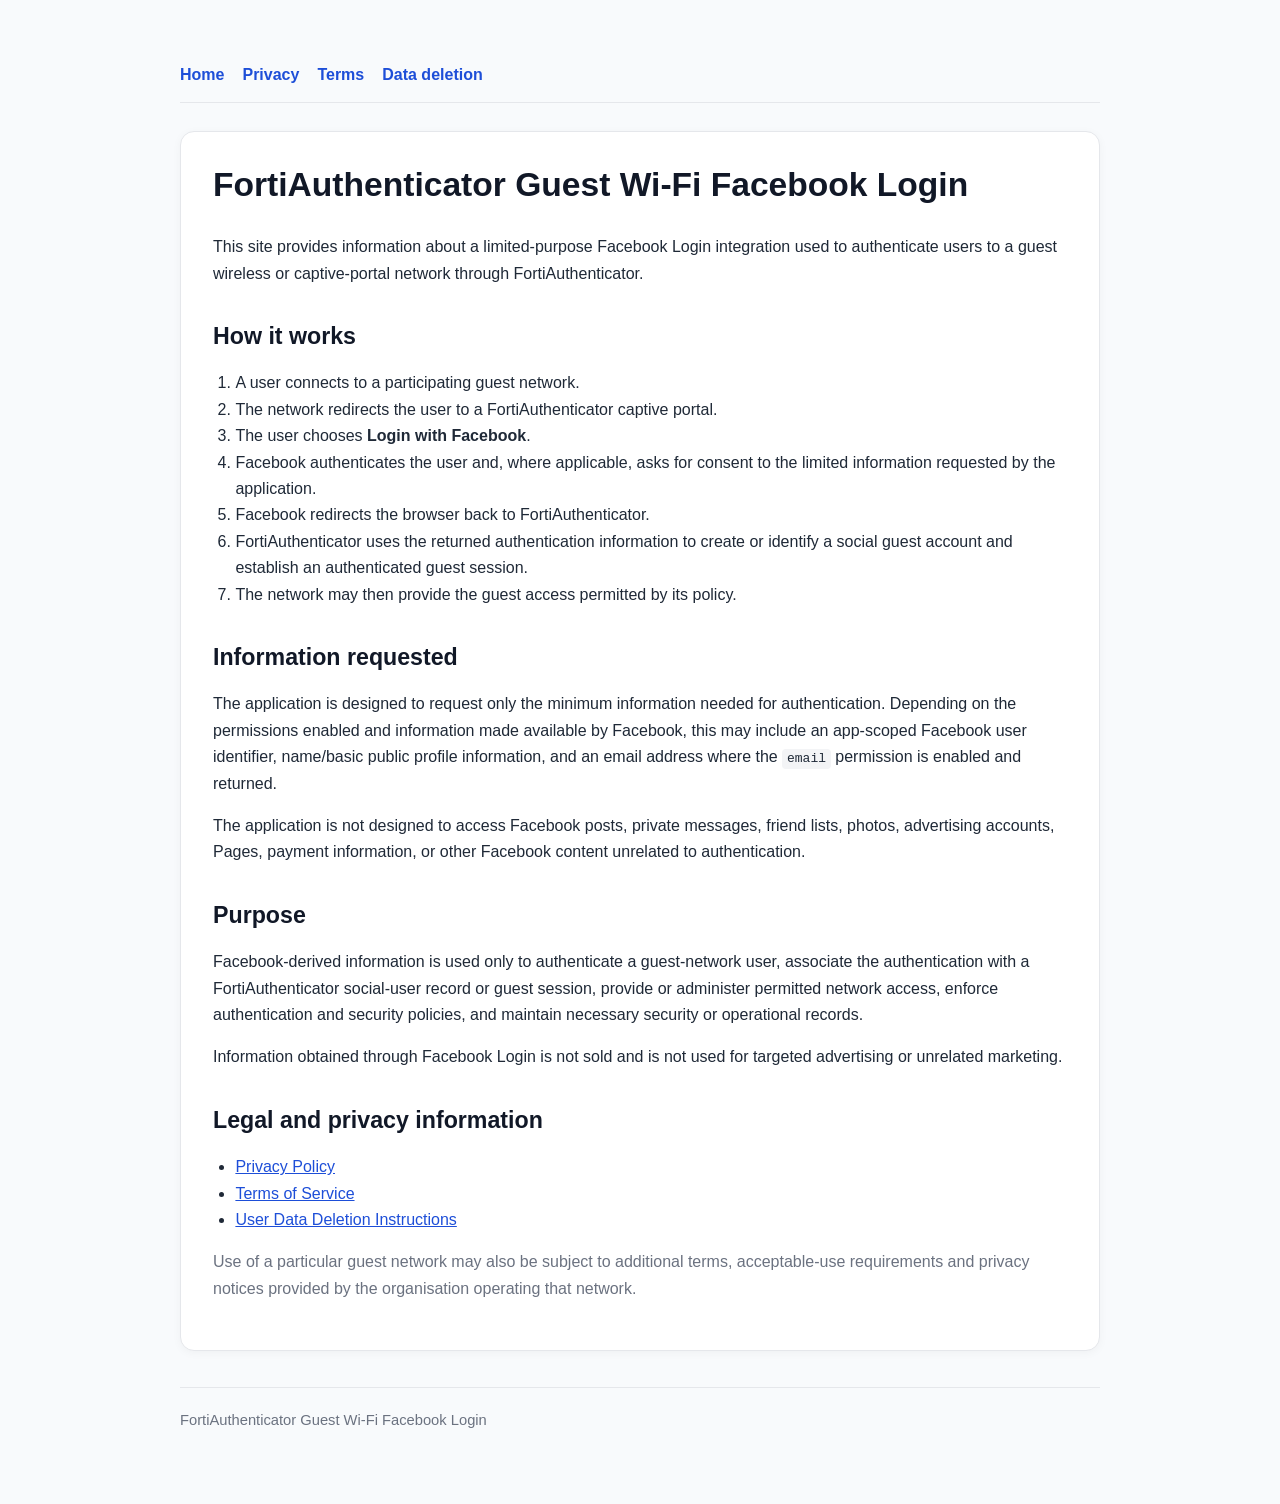
<file: index.html>
<!doctype html><html lang="en"><head><meta charset="utf-8"><meta name="viewport" content="width=device-width,initial-scale=1"><title>FortiAuthenticator Guest Wi-Fi Facebook Login</title><link rel="stylesheet" href="/style.css"></head><body><main><nav><a href="/">Home</a><a href="/privacy/">Privacy</a><a href="/terms/">Terms</a><a href="/data-deletion/">Data deletion</a></nav><section class="card"><h1>FortiAuthenticator Guest Wi-Fi Facebook Login</h1><p>This site provides information about a limited-purpose Facebook Login integration used to authenticate users to a guest wireless or captive-portal network through FortiAuthenticator.</p><h2>How it works</h2><ol><li>A user connects to a participating guest network.</li><li>The network redirects the user to a FortiAuthenticator captive portal.</li><li>The user chooses <strong>Login with Facebook</strong>.</li><li>Facebook authenticates the user and, where applicable, asks for consent to the limited information requested by the application.</li><li>Facebook redirects the browser back to FortiAuthenticator.</li><li>FortiAuthenticator uses the returned authentication information to create or identify a social guest account and establish an authenticated guest session.</li><li>The network may then provide the guest access permitted by its policy.</li></ol><h2>Information requested</h2><p>The application is designed to request only the minimum information needed for authentication. Depending on the permissions enabled and information made available by Facebook, this may include an app-scoped Facebook user identifier, name/basic public profile information, and an email address where the <code>email</code> permission is enabled and returned.</p><p>The application is not designed to access Facebook posts, private messages, friend lists, photos, advertising accounts, Pages, payment information, or other Facebook content unrelated to authentication.</p><h2>Purpose</h2><p>Facebook-derived information is used only to authenticate a guest-network user, associate the authentication with a FortiAuthenticator social-user record or guest session, provide or administer permitted network access, enforce authentication and security policies, and maintain necessary security or operational records.</p><p>Information obtained through Facebook Login is not sold and is not used for targeted advertising or unrelated marketing.</p><h2>Legal and privacy information</h2><ul><li><a href="/privacy/">Privacy Policy</a></li><li><a href="/terms/">Terms of Service</a></li><li><a href="/data-deletion/">User Data Deletion Instructions</a></li></ul><p class="muted">Use of a particular guest network may also be subject to additional terms, acceptable-use requirements and privacy notices provided by the organisation operating that network.</p></section><div class="footer">FortiAuthenticator Guest Wi-Fi Facebook Login</div></main></body></html>
</file>
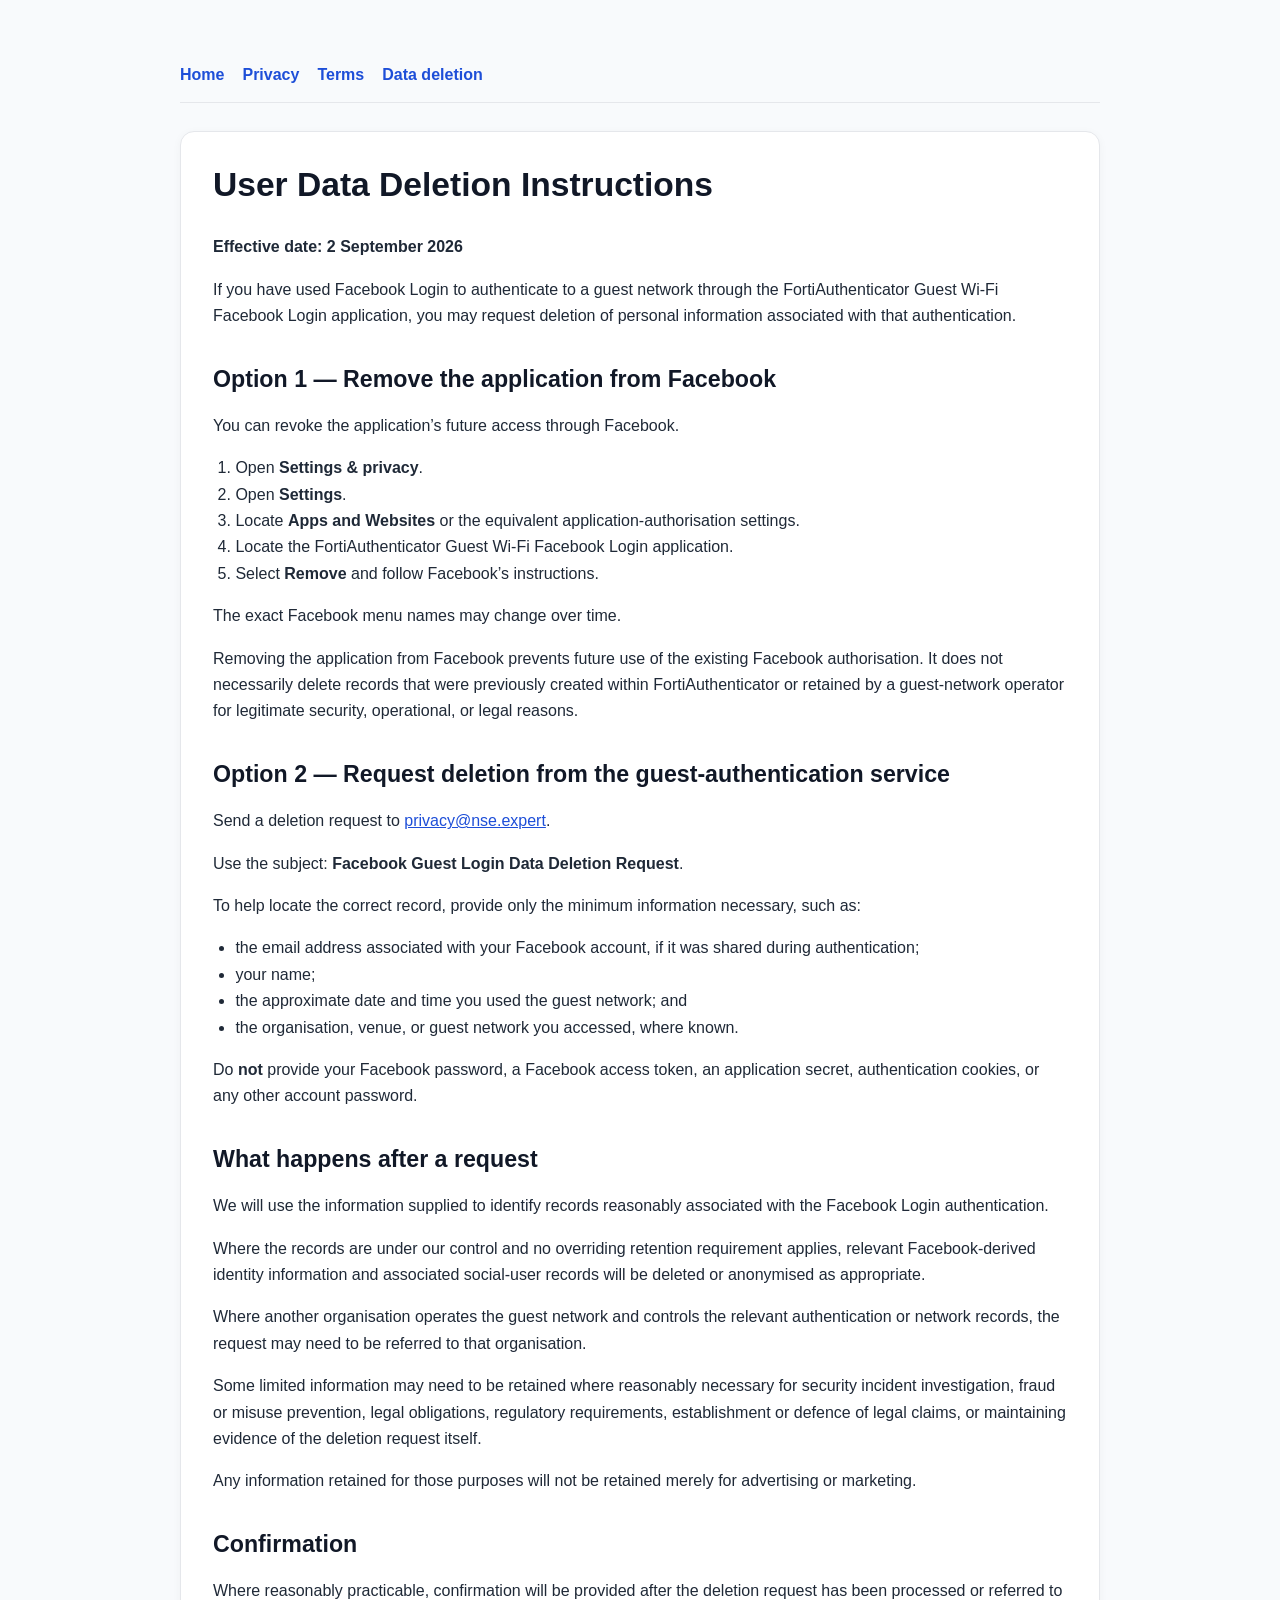
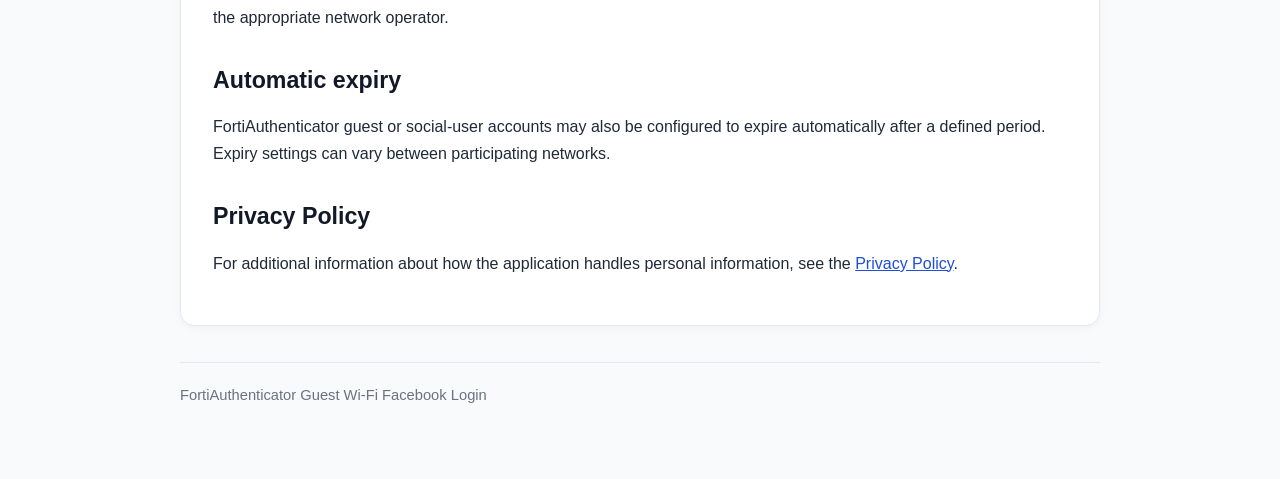
<file: data-deletion/index.html>
<!doctype html><html lang="en"><head><meta charset="utf-8"><meta name="viewport" content="width=device-width,initial-scale=1"><title>User Data Deletion - FortiAuthenticator Guest Wi-Fi Facebook Login</title><link rel="stylesheet" href="/style.css"></head><body><main><nav><a href="/">Home</a><a href="/privacy/">Privacy</a><a href="/terms/">Terms</a><a href="/data-deletion/">Data deletion</a></nav><section class="card"><h1>User Data Deletion Instructions</h1><p><strong>Effective date: 2 September 2026</strong></p><p>If you have used Facebook Login to authenticate to a guest network through the FortiAuthenticator Guest Wi-Fi Facebook Login application, you may request deletion of personal information associated with that authentication.</p><h2>Option 1 — Remove the application from Facebook</h2><p>You can revoke the application’s future access through Facebook.</p><ol><li>Open <strong>Settings &amp; privacy</strong>.</li><li>Open <strong>Settings</strong>.</li><li>Locate <strong>Apps and Websites</strong> or the equivalent application-authorisation settings.</li><li>Locate the FortiAuthenticator Guest Wi-Fi Facebook Login application.</li><li>Select <strong>Remove</strong> and follow Facebook’s instructions.</li></ol><p>The exact Facebook menu names may change over time.</p><p>Removing the application from Facebook prevents future use of the existing Facebook authorisation. It does not necessarily delete records that were previously created within FortiAuthenticator or retained by a guest-network operator for legitimate security, operational, or legal reasons.</p><h2>Option 2 — Request deletion from the guest-authentication service</h2><p>Send a deletion request to <a href="mailto:privacy@nse.expert">privacy@nse.expert</a>.</p><p>Use the subject: <strong>Facebook Guest Login Data Deletion Request</strong>.</p><p>To help locate the correct record, provide only the minimum information necessary, such as:</p><ul><li>the email address associated with your Facebook account, if it was shared during authentication;</li><li>your name;</li><li>the approximate date and time you used the guest network; and</li><li>the organisation, venue, or guest network you accessed, where known.</li></ul><p>Do <strong>not</strong> provide your Facebook password, a Facebook access token, an application secret, authentication cookies, or any other account password.</p><h2>What happens after a request</h2><p>We will use the information supplied to identify records reasonably associated with the Facebook Login authentication.</p><p>Where the records are under our control and no overriding retention requirement applies, relevant Facebook-derived identity information and associated social-user records will be deleted or anonymised as appropriate.</p><p>Where another organisation operates the guest network and controls the relevant authentication or network records, the request may need to be referred to that organisation.</p><p>Some limited information may need to be retained where reasonably necessary for security incident investigation, fraud or misuse prevention, legal obligations, regulatory requirements, establishment or defence of legal claims, or maintaining evidence of the deletion request itself.</p><p>Any information retained for those purposes will not be retained merely for advertising or marketing.</p><h2>Confirmation</h2><p>Where reasonably practicable, confirmation will be provided after the deletion request has been processed or referred to the appropriate network operator.</p><h2>Automatic expiry</h2><p>FortiAuthenticator guest or social-user accounts may also be configured to expire automatically after a defined period. Expiry settings can vary between participating networks.</p><h2>Privacy Policy</h2><p>For additional information about how the application handles personal information, see the <a href="/privacy/">Privacy Policy</a>.</p></section><div class="footer">FortiAuthenticator Guest Wi-Fi Facebook Login</div></main></body></html>
</file>
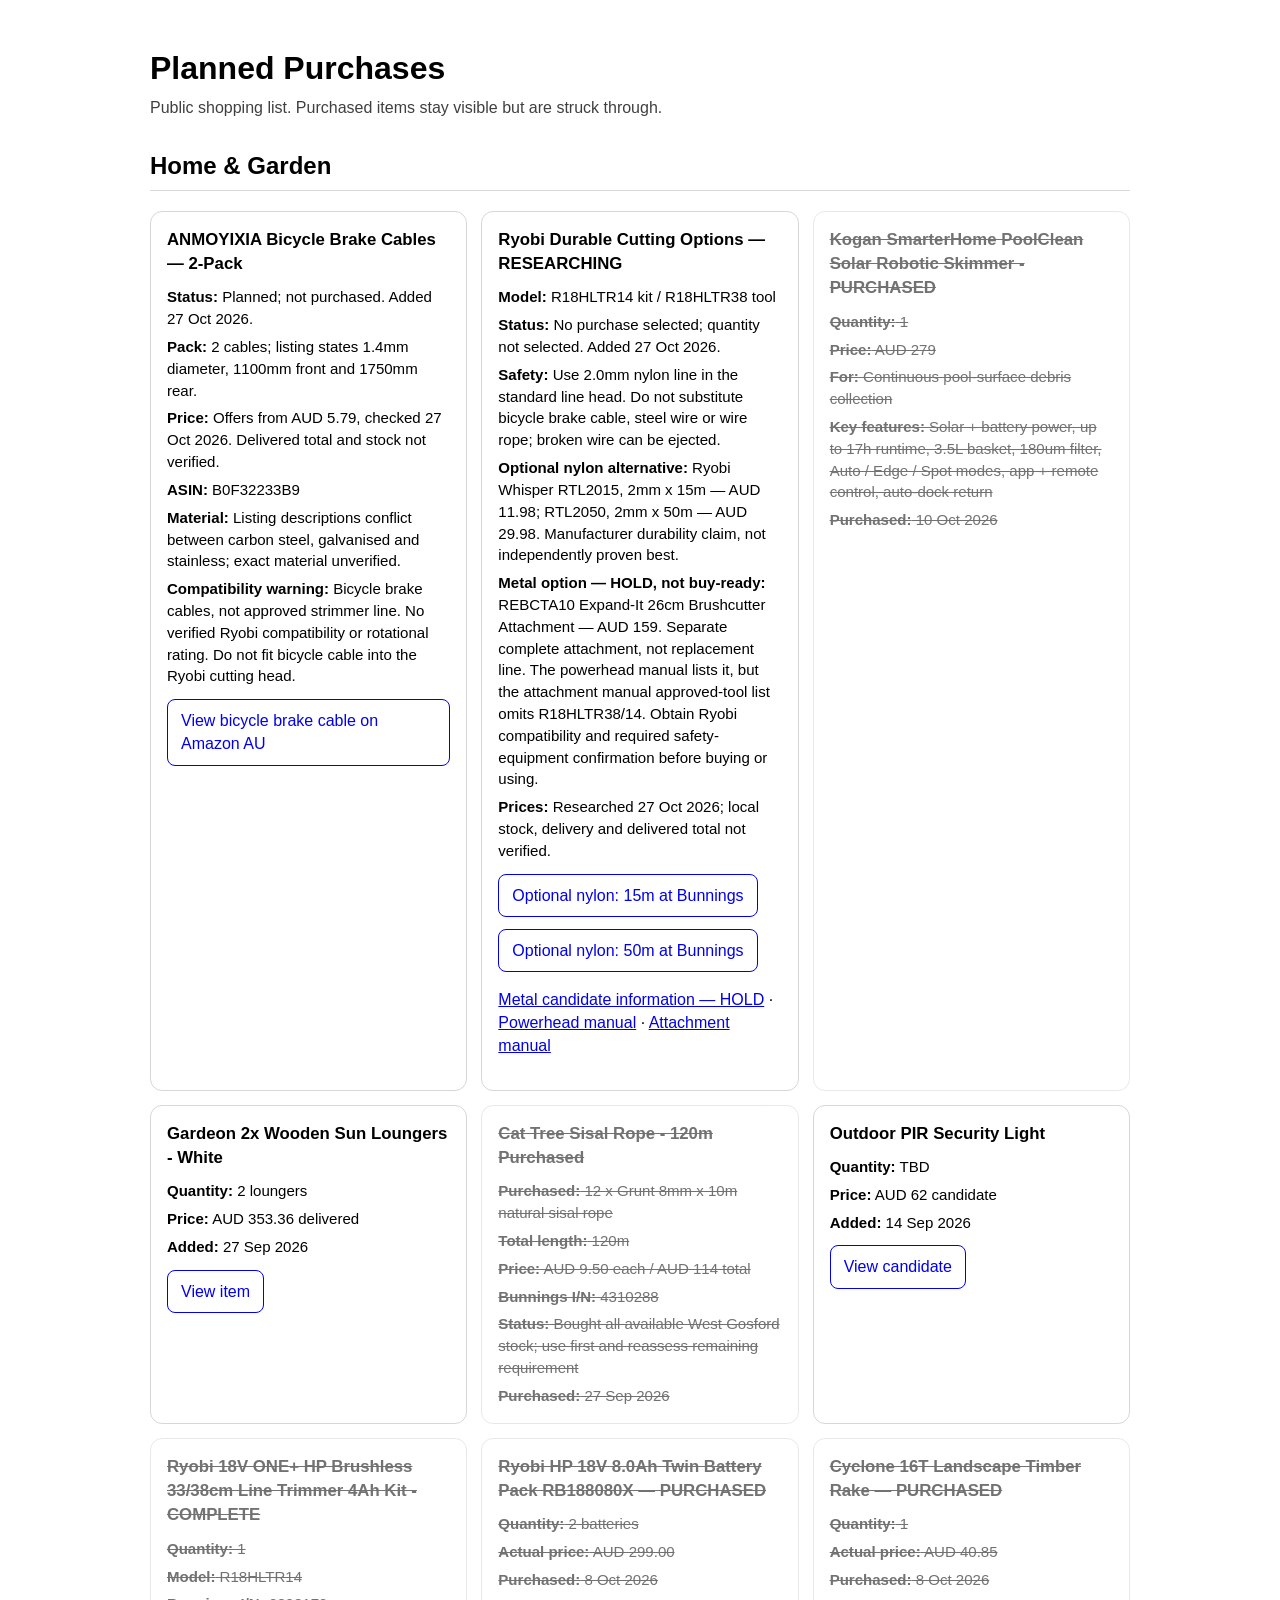
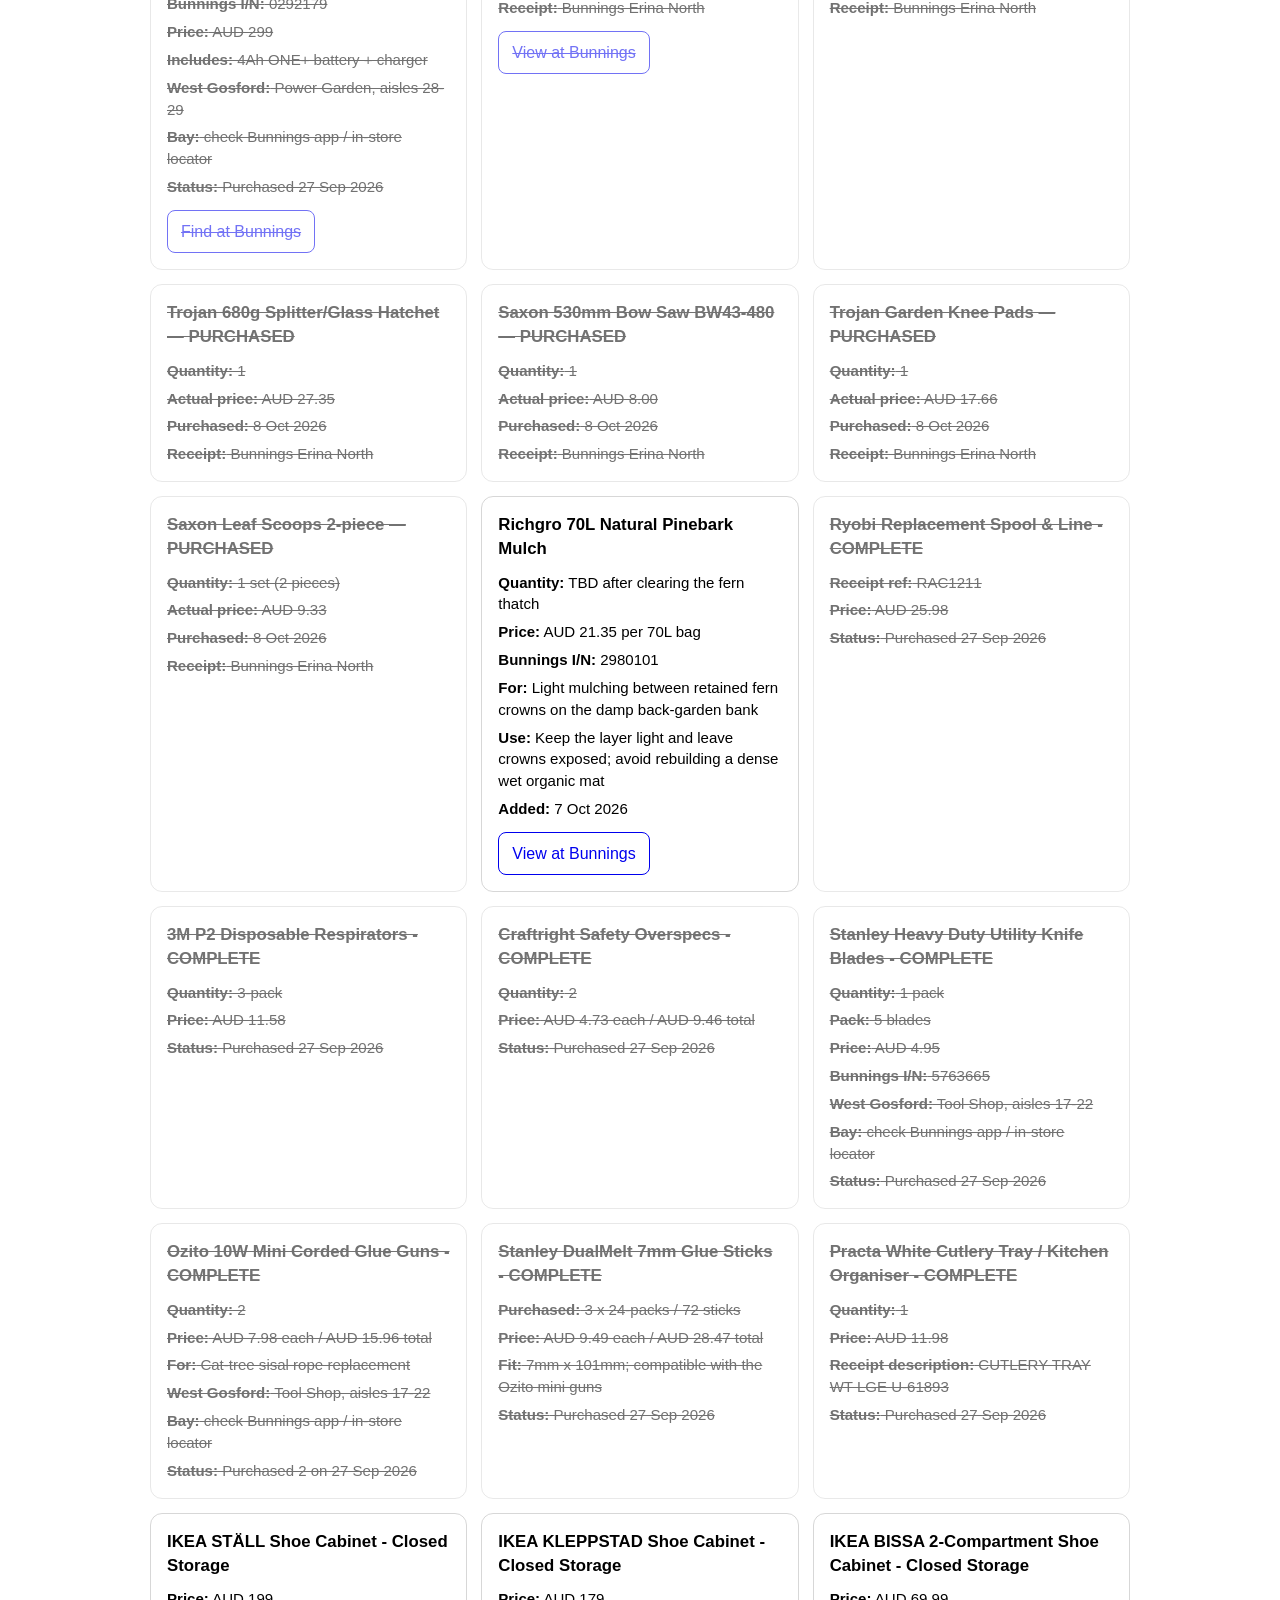
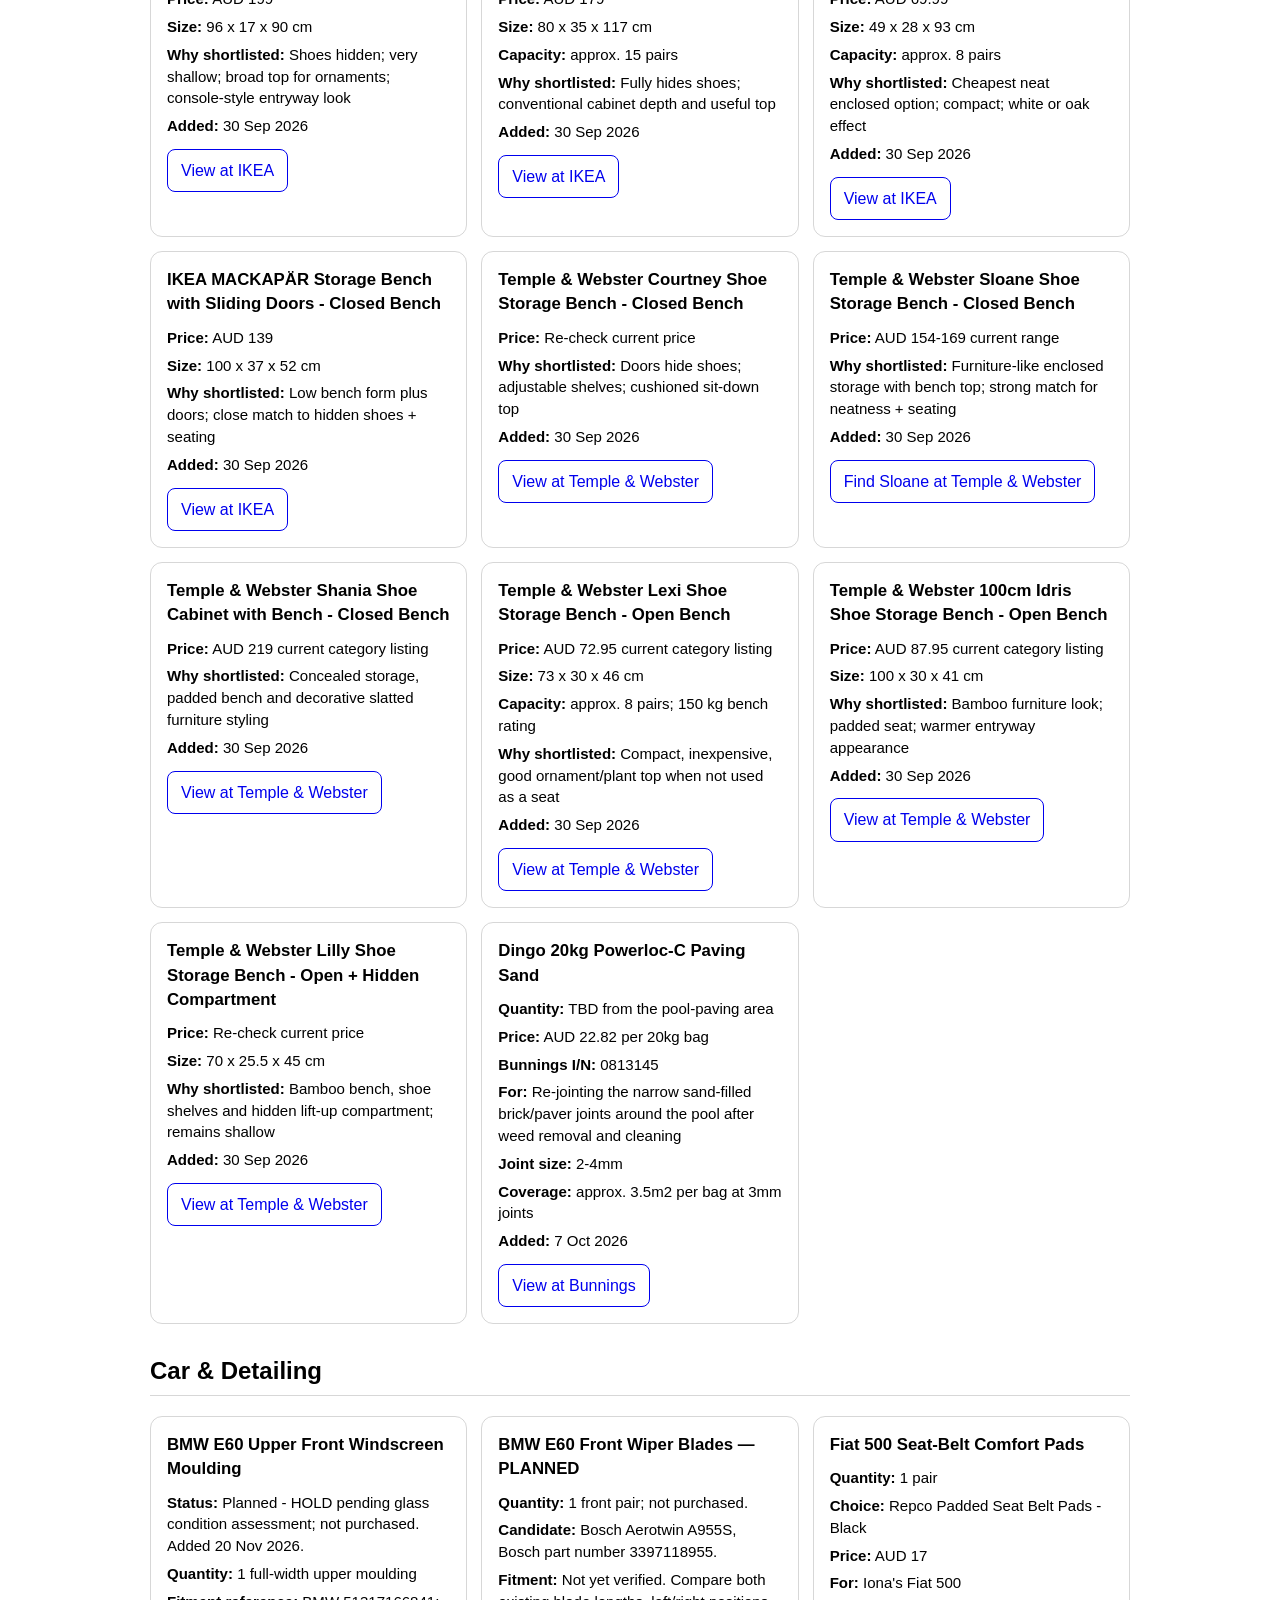
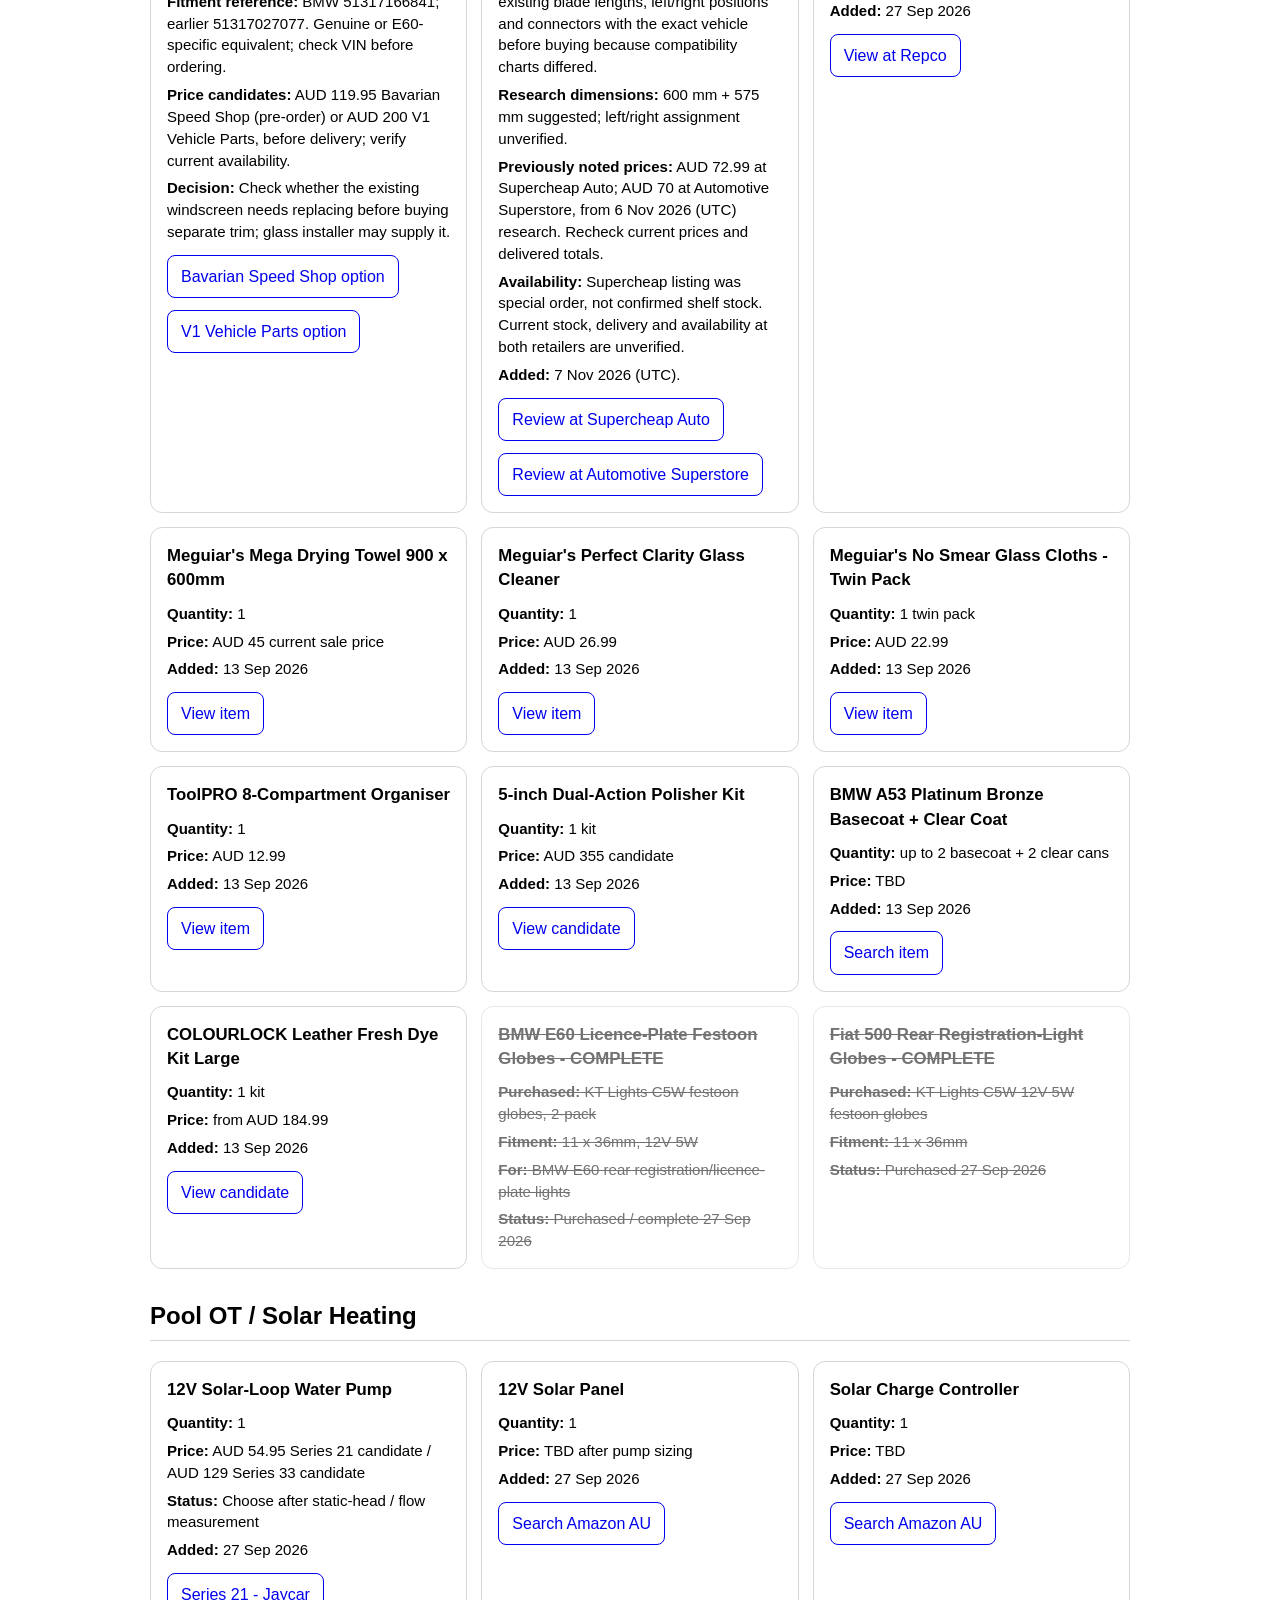
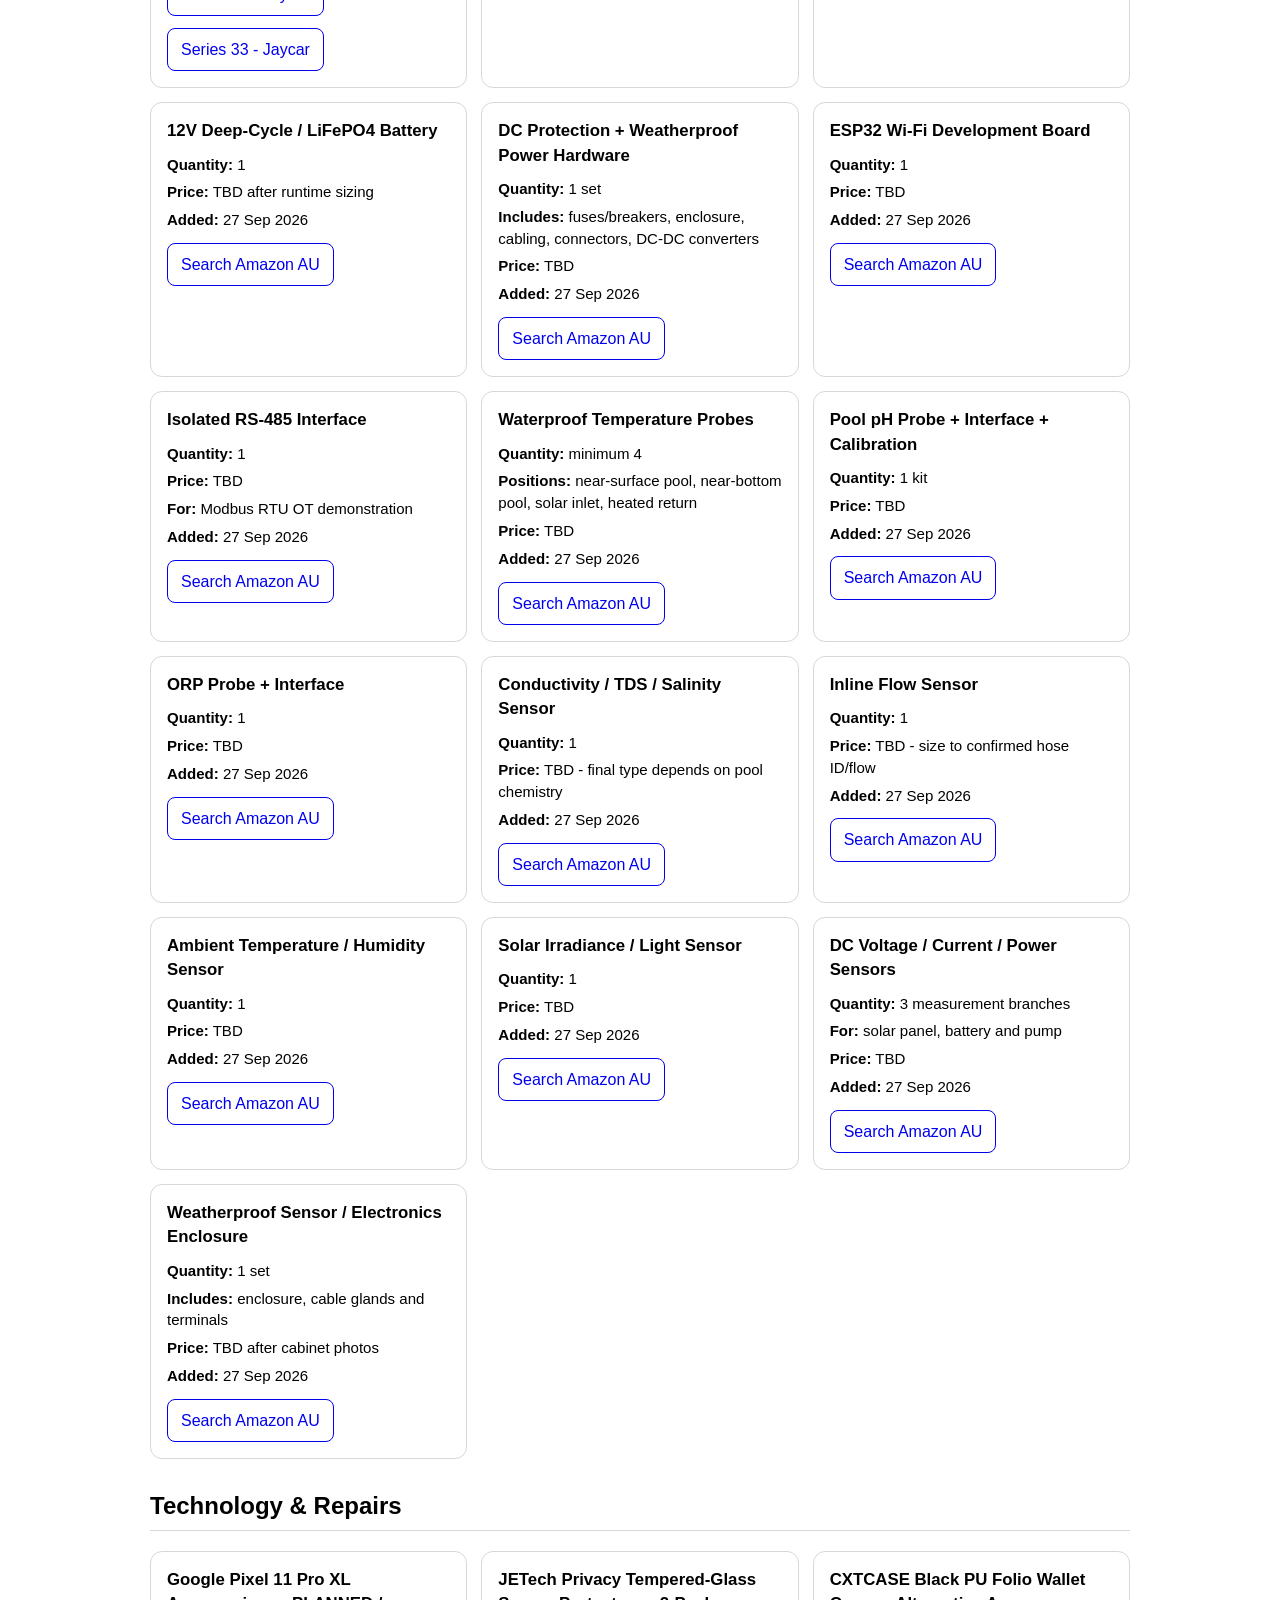
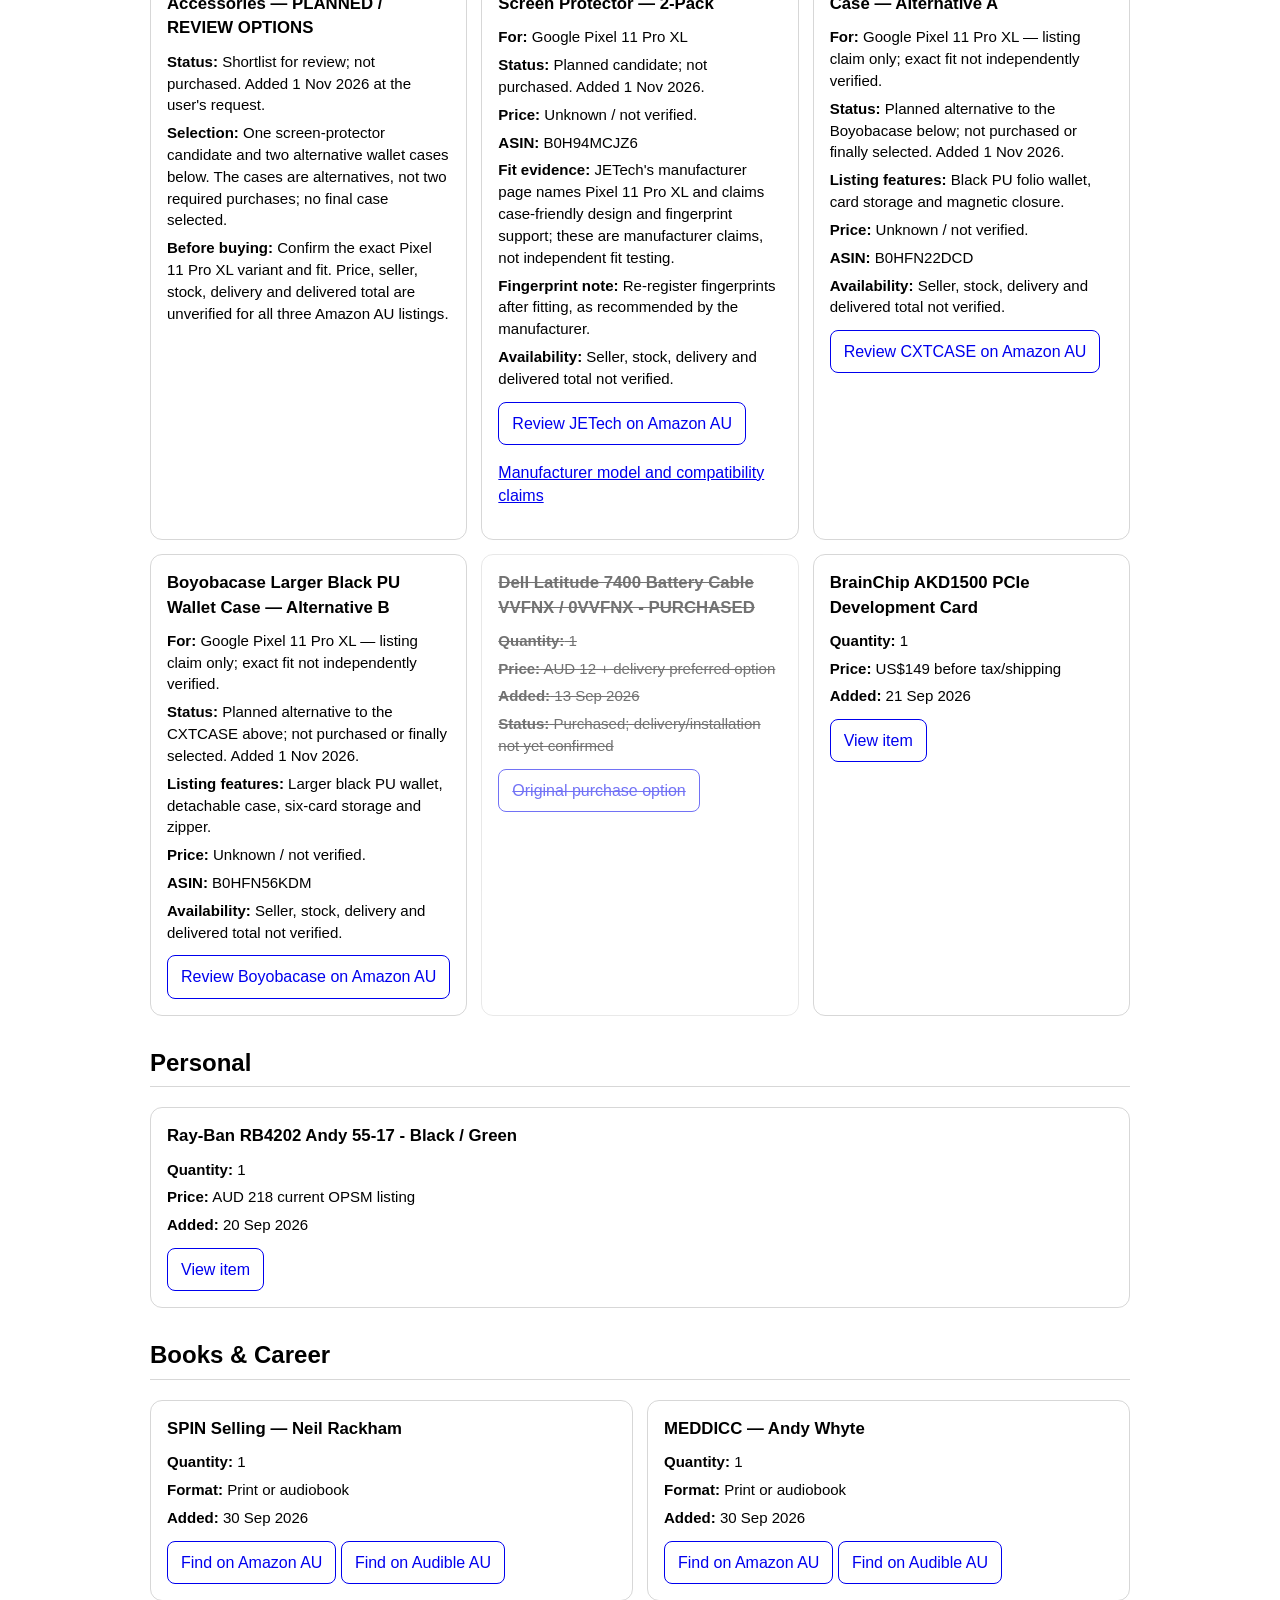
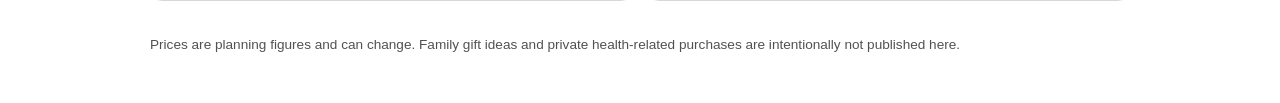
<file: planned-purchases/index.html>
<!doctype html>
<html lang="en">
<head>
  <meta charset="utf-8">
  <meta name="viewport" content="width=device-width, initial-scale=1">
  <title>Planned Purchases</title>
  <style>
    :root { color-scheme: light dark; font-family: Arial, sans-serif; }
    body { max-width: 980px; margin: 0 auto; padding: 24px 16px 48px; line-height: 1.45; }
    h1 { margin-bottom: .25rem; }
    h2.section { margin-top: 30px; border-bottom: 1px solid #8885; padding-bottom: 6px; }
    .sub { opacity: .75; margin-top: 0; }
    .grid { display: grid; grid-template-columns: repeat(auto-fit,minmax(270px,1fr)); gap: 14px; }
    .item { border: 1px solid #8885; border-radius: 12px; padding: 16px; }
    .item h3 { margin: 0 0 10px; font-size: 1.05rem; }
    .meta { display: grid; gap: 6px; font-size: .94rem; }
    .buy { display: inline-block; margin-top: 12px; padding: 9px 13px; border: 1px solid currentColor; border-radius: 8px; text-decoration: none; }
    .purchased { opacity: .55; }
    .purchased h3, .purchased .meta, .purchased .buy { text-decoration: line-through; }
    footer { margin-top: 34px; font-size: .85rem; opacity: .68; }
  </style>
</head>
<body>
  <h1>Planned Purchases</h1>
  <p class="sub">Public shopping list. Purchased items stay visible but are struck through.</p>

  <h2 class="section">Home & Garden</h2>
  <div class="grid">

    <article class="item" id="anmoyixia-bicycle-brake-cables">
      <h3>ANMOYIXIA Bicycle Brake Cables — 2-Pack</h3>
      <div class="meta">
        <div><strong>Status:</strong> Planned; not purchased. Added 27 Oct 2026.</div>
        <div><strong>Pack:</strong> 2 cables; listing states 1.4mm diameter, 1100mm front and 1750mm rear.</div>
        <div><strong>Price:</strong> Offers from AUD 5.79, checked 27 Oct 2026. Delivered total and stock not verified.</div>
        <div><strong>ASIN:</strong> B0F32233B9</div>
        <div><strong>Material:</strong> Listing descriptions conflict between carbon steel, galvanised and stainless; exact material unverified.</div>
        <div><strong>Compatibility warning:</strong> Bicycle brake cables, not approved strimmer line. No verified Ryobi compatibility or rotational rating. Do not fit bicycle cable into the Ryobi cutting head.</div>
      </div>
      <a class="buy" href="https://www.amazon.com.au/dp/B0F32233B9" target="_blank" rel="noopener">View bicycle brake cable on Amazon AU</a>
    </article>

    <article class="item" id="ryobi-cutting-options">
      <h3>Ryobi Durable Cutting Options — RESEARCHING</h3>
      <div class="meta">
        <div><strong>Model:</strong> R18HLTR14 kit / R18HLTR38 tool</div>
        <div><strong>Status:</strong> No purchase selected; quantity not selected. Added 27 Oct 2026.</div>
        <div><strong>Safety:</strong> Use 2.0mm nylon line in the standard line head. Do not substitute bicycle brake cable, steel wire or wire rope; broken wire can be ejected.</div>
        <div><strong>Optional nylon alternative:</strong> Ryobi Whisper RTL2015, 2mm x 15m — AUD 11.98; RTL2050, 2mm x 50m — AUD 29.98. Manufacturer durability claim, not independently proven best.</div>
        <div><strong>Metal option — HOLD, not buy-ready:</strong> REBCTA10 Expand-It 26cm Brushcutter Attachment — AUD 159. Separate complete attachment, not replacement line. The powerhead manual lists it, but the attachment manual approved-tool list omits R18HLTR38/14. Obtain Ryobi compatibility and required safety-equipment confirmation before buying or using.</div>
        <div><strong>Prices:</strong> Researched 27 Oct 2026; local stock, delivery and delivered total not verified.</div>
      </div>
      <a class="buy" href="https://www.bunnings.com.au/ryobi-2mm-x-15m-whisper-series-trimming-line_p0743376" target="_blank" rel="noopener">Optional nylon: 15m at Bunnings</a>
      <a class="buy" href="https://www.bunnings.com.au/ryobi-2mm-x-50m-whisper-series-trimming-line_p0743372" target="_blank" rel="noopener">Optional nylon: 50m at Bunnings</a>
      <p><a href="https://www.ryobi.com.au/products/brushcutters/expand-it-26cm-brushcutter-attachment" target="_blank" rel="noopener">Metal candidate information — HOLD</a> · <a href="https://www.ryobi.com.au/manuals/10446/r18hltr38_r18hltr14---user-manual.pdf" target="_blank" rel="noopener">Powerhead manual</a> · <a href="https://www.ryobi.com.au/manuals/38026/961479131-02_rebcta10_um_anz_v2_print.pdf" target="_blank" rel="noopener">Attachment manual</a></p>
    </article>

    <article class="item purchased">
      <h3>Kogan SmarterHome PoolClean Solar Robotic Skimmer - PURCHASED</h3>
      <div class="meta">
        <div><strong>Quantity:</strong> 1</div>
        <div><strong>Price:</strong> AUD 279</div>
        <div><strong>For:</strong> Continuous pool-surface debris collection</div>
        <div><strong>Key features:</strong> Solar + battery power, up to 17h runtime, 3.5L basket, 180um filter, Auto / Edge / Spot modes, app + remote control, auto-dock return</div>
        <div><strong>Purchased:</strong> 10 Oct 2026</div>
      </div>
    </article>

    <article class="item">
      <h3>Gardeon 2x Wooden Sun Loungers - White</h3>
      <div class="meta">
        <div><strong>Quantity:</strong> 2 loungers</div>
        <div><strong>Price:</strong> AUD 353.36 delivered</div>
        <div><strong>Added:</strong> 27 Sep 2026</div>
      </div>
      <a class="buy" href="https://www.kmart.com.au/product/gardeon-2x-sun-lounge-wooden-lounger-outdoor-furniture-day-bed-wheel-patio-white-110064247/" target="_blank" rel="noopener">View item</a>
    </article>

    <article class="item purchased">
      <h3>Cat Tree Sisal Rope - 120m Purchased</h3>
      <div class="meta">
        <div><strong>Purchased:</strong> 12 x Grunt 8mm x 10m natural sisal rope</div>
        <div><strong>Total length:</strong> 120m</div>
        <div><strong>Price:</strong> AUD 9.50 each / AUD 114 total</div>
        <div><strong>Bunnings I/N:</strong> 4310288</div>
        <div><strong>Status:</strong> Bought all available West Gosford stock; use first and reassess remaining requirement</div>
        <div><strong>Purchased:</strong> 27 Sep 2026</div>
      </div>
    </article>

    <article class="item">
      <h3>Outdoor PIR Security Light</h3>
      <div class="meta">
        <div><strong>Quantity:</strong> TBD</div>
        <div><strong>Price:</strong> AUD 62 candidate</div>
        <div><strong>Added:</strong> 14 Sep 2026</div>
      </div>
      <a class="buy" href="https://www.bunnings.com.au/arlec-30w-triple-head-led-security-flood-light-with-pir-motion-sensor_p0497398" target="_blank" rel="noopener">View candidate</a>
    </article>

    <article class="item purchased">
      <h3>Ryobi 18V ONE+ HP Brushless 33/38cm Line Trimmer 4Ah Kit - COMPLETE</h3>
      <div class="meta">
        <div><strong>Quantity:</strong> 1</div>
        <div><strong>Model:</strong> R18HLTR14</div>
        <div><strong>Bunnings I/N:</strong> 0292179</div>
        <div><strong>Price:</strong> AUD 299</div>
        <div><strong>Includes:</strong> 4Ah ONE+ battery + charger</div>
        <div><strong>West Gosford:</strong> Power Garden, aisles 28-29</div>
        <div><strong>Bay:</strong> check Bunnings app / in-store locator</div>
        <div><strong>Status:</strong> Purchased 27 Sep 2026</div>
      </div>
      <a class="buy" href="https://www.bunnings.com.au/search/products?q=R18HLTR14" target="_blank" rel="noopener">Find at Bunnings</a>
    </article>

    <article class="item purchased"><h3>Ryobi HP 18V 8.0Ah Twin Battery Pack RB188080X — PURCHASED</h3><div class="meta"><div><strong>Quantity:</strong> 2 batteries</div><div><strong>Actual price:</strong> AUD 299.00</div><div><strong>Purchased:</strong> 8 Oct 2026</div><div><strong>Receipt:</strong> Bunnings Erina North</div></div><a class="buy" href="https://www.bunnings.com.au/ryobi-18v-one-high-performance-8-0ah-battery-rb188080x-twin-pack_p0585250" target="_blank" rel="noopener">View at Bunnings</a></article>
    <article class="item purchased"><h3>Cyclone 16T Landscape Timber Rake — PURCHASED</h3><div class="meta"><div><strong>Quantity:</strong> 1</div><div><strong>Actual price:</strong> AUD 40.85</div><div><strong>Purchased:</strong> 8 Oct 2026</div><div><strong>Receipt:</strong> Bunnings Erina North</div></div></article>
    <article class="item purchased"><h3>Trojan 680g Splitter/Glass Hatchet — PURCHASED</h3><div class="meta"><div><strong>Quantity:</strong> 1</div><div><strong>Actual price:</strong> AUD 27.35</div><div><strong>Purchased:</strong> 8 Oct 2026</div><div><strong>Receipt:</strong> Bunnings Erina North</div></div></article>
    <article class="item purchased"><h3>Saxon 530mm Bow Saw BW43-480 — PURCHASED</h3><div class="meta"><div><strong>Quantity:</strong> 1</div><div><strong>Actual price:</strong> AUD 8.00</div><div><strong>Purchased:</strong> 8 Oct 2026</div><div><strong>Receipt:</strong> Bunnings Erina North</div></div></article>
    <article class="item purchased"><h3>Trojan Garden Knee Pads — PURCHASED</h3><div class="meta"><div><strong>Quantity:</strong> 1</div><div><strong>Actual price:</strong> AUD 17.66</div><div><strong>Purchased:</strong> 8 Oct 2026</div><div><strong>Receipt:</strong> Bunnings Erina North</div></div></article>
    <article class="item purchased"><h3>Saxon Leaf Scoops 2-piece — PURCHASED</h3><div class="meta"><div><strong>Quantity:</strong> 1 set (2 pieces)</div><div><strong>Actual price:</strong> AUD 9.33</div><div><strong>Purchased:</strong> 8 Oct 2026</div><div><strong>Receipt:</strong> Bunnings Erina North</div></div></article>
    <article class="item">
      <h3>Richgro 70L Natural Pinebark Mulch</h3>
      <div class="meta">
        <div><strong>Quantity:</strong> TBD after clearing the fern thatch</div>
        <div><strong>Price:</strong> AUD 21.35 per 70L bag</div>
        <div><strong>Bunnings I/N:</strong> 2980101</div>
        <div><strong>For:</strong> Light mulching between retained fern crowns on the damp back-garden bank</div>
        <div><strong>Use:</strong> Keep the layer light and leave crowns exposed; avoid rebuilding a dense wet organic mat</div>
        <div><strong>Added:</strong> 7 Oct 2026</div>
      </div>
      <a class="buy" href="https://www.bunnings.com.au/richgro-70l-natural-pinebark-mulch_p2980101" target="_blank" rel="noopener">View at Bunnings</a>
    </article>


    <article class="item purchased">
      <h3>Ryobi Replacement Spool &amp; Line - COMPLETE</h3>
      <div class="meta">
        <div><strong>Receipt ref:</strong> RAC1211</div>
        <div><strong>Price:</strong> AUD 25.98</div>
        <div><strong>Status:</strong> Purchased 27 Sep 2026</div>
      </div>
    </article>

    <article class="item purchased">
      <h3>3M P2 Disposable Respirators - COMPLETE</h3>
      <div class="meta">
        <div><strong>Quantity:</strong> 3-pack</div>
        <div><strong>Price:</strong> AUD 11.58</div>
        <div><strong>Status:</strong> Purchased 27 Sep 2026</div>
      </div>
    </article>

    <article class="item purchased">
      <h3>Craftright Safety Overspecs - COMPLETE</h3>
      <div class="meta">
        <div><strong>Quantity:</strong> 2</div>
        <div><strong>Price:</strong> AUD 4.73 each / AUD 9.46 total</div>
        <div><strong>Status:</strong> Purchased 27 Sep 2026</div>
      </div>
    </article>

    <article class="item purchased">
      <h3>Stanley Heavy Duty Utility Knife Blades - COMPLETE</h3>
      <div class="meta">
        <div><strong>Quantity:</strong> 1 pack</div>
        <div><strong>Pack:</strong> 5 blades</div>
        <div><strong>Price:</strong> AUD 4.95</div>
        <div><strong>Bunnings I/N:</strong> 5763665</div>
        <div><strong>West Gosford:</strong> Tool Shop, aisles 17-22</div>
        <div><strong>Bay:</strong> check Bunnings app / in-store locator</div>
        <div><strong>Status:</strong> Purchased 27 Sep 2026</div>
      </div>
    </article>

    <article class="item purchased">
      <h3>Ozito 10W Mini Corded Glue Guns - COMPLETE</h3>
      <div class="meta">
        <div><strong>Quantity:</strong> 2</div>
        <div><strong>Price:</strong> AUD 7.98 each / AUD 15.96 total</div>
        <div><strong>For:</strong> Cat-tree sisal rope replacement</div>
        <div><strong>West Gosford:</strong> Tool Shop, aisles 17-22</div>
        <div><strong>Bay:</strong> check Bunnings app / in-store locator</div>
        <div><strong>Status:</strong> Purchased 2 on 27 Sep 2026</div>
      </div>
    </article>

    <article class="item purchased">
      <h3>Stanley DualMelt 7mm Glue Sticks - COMPLETE</h3>
      <div class="meta">
        <div><strong>Purchased:</strong> 3 x 24-packs / 72 sticks</div>
        <div><strong>Price:</strong> AUD 9.49 each / AUD 28.47 total</div>
        <div><strong>Fit:</strong> 7mm x 101mm; compatible with the Ozito mini guns</div>
        <div><strong>Status:</strong> Purchased 27 Sep 2026</div>
      </div>
    </article>

    <article class="item purchased">
      <h3>Practa White Cutlery Tray / Kitchen Organiser - COMPLETE</h3>
      <div class="meta">
        <div><strong>Quantity:</strong> 1</div>
        <div><strong>Price:</strong> AUD 11.98</div>
        <div><strong>Receipt description:</strong> CUTLERY TRAY WT LGE U-61893</div>
        <div><strong>Status:</strong> Purchased 27 Sep 2026</div>
      </div>
    </article>
  
    <article class="item"><h3>IKEA STÄLL Shoe Cabinet - Closed Storage</h3><div class="meta"><div><strong>Price:</strong> AUD 199</div><div><strong>Size:</strong> 96 x 17 x 90 cm</div><div><strong>Why shortlisted:</strong> Shoes hidden; very shallow; broad top for ornaments; console-style entryway look</div><div><strong>Added:</strong> 30 Sep 2026</div></div><a class="buy" href="https://www.ikea.com/au/en/cat/shoe-cabinets-10456/" target="_blank" rel="noopener">View at IKEA</a></article>
    <article class="item"><h3>IKEA KLEPPSTAD Shoe Cabinet - Closed Storage</h3><div class="meta"><div><strong>Price:</strong> AUD 179</div><div><strong>Size:</strong> 80 x 35 x 117 cm</div><div><strong>Capacity:</strong> approx. 15 pairs</div><div><strong>Why shortlisted:</strong> Fully hides shoes; conventional cabinet depth and useful top</div><div><strong>Added:</strong> 30 Sep 2026</div></div><a class="buy" href="https://www.ikea.com/au/en/p/kleppstad-shoe-cabinet-storage-white-40617859/" target="_blank" rel="noopener">View at IKEA</a></article>
    <article class="item"><h3>IKEA BISSA 2-Compartment Shoe Cabinet - Closed Storage</h3><div class="meta"><div><strong>Price:</strong> AUD 69.99</div><div><strong>Size:</strong> 49 x 28 x 93 cm</div><div><strong>Capacity:</strong> approx. 8 pairs</div><div><strong>Why shortlisted:</strong> Cheapest neat enclosed option; compact; white or oak effect</div><div><strong>Added:</strong> 30 Sep 2026</div></div><a class="buy" href="https://www.ikea.com/au/en/p/bissa-shoe-cabinet-with-2-compartments-white-00617941/" target="_blank" rel="noopener">View at IKEA</a></article>
    <article class="item"><h3>IKEA MACKAPÄR Storage Bench with Sliding Doors - Closed Bench</h3><div class="meta"><div><strong>Price:</strong> AUD 139</div><div><strong>Size:</strong> 100 x 37 x 52 cm</div><div><strong>Why shortlisted:</strong> Low bench form plus doors; close match to hidden shoes + seating</div><div><strong>Added:</strong> 30 Sep 2026</div></div><a class="buy" href="https://www.ikea.com/au/en/cat/shoe-cabinets-10456/" target="_blank" rel="noopener">View at IKEA</a></article>
    <article class="item"><h3>Temple &amp; Webster Courtney Shoe Storage Bench - Closed Bench</h3><div class="meta"><div><strong>Price:</strong> Re-check current price</div><div><strong>Why shortlisted:</strong> Doors hide shoes; adjustable shelves; cushioned sit-down top</div><div><strong>Added:</strong> 30 Sep 2026</div></div><a class="buy" href="https://www.templeandwebster.com.au/Courtney-Shoe-Storage-Bench-OIKT1001.html" target="_blank" rel="noopener">View at Temple &amp; Webster</a></article>
    <article class="item"><h3>Temple &amp; Webster Sloane Shoe Storage Bench - Closed Bench</h3><div class="meta"><div><strong>Price:</strong> AUD 154-169 current range</div><div><strong>Why shortlisted:</strong> Furniture-like enclosed storage with bench top; strong match for neatness + seating</div><div><strong>Added:</strong> 30 Sep 2026</div></div><a class="buy" href="https://www.templeandwebster.com.au/Shoe-Racks-Cabinets-C1810430.html" target="_blank" rel="noopener">Find Sloane at Temple &amp; Webster</a></article>
    <article class="item"><h3>Temple &amp; Webster Shania Shoe Cabinet with Bench - Closed Bench</h3><div class="meta"><div><strong>Price:</strong> AUD 219 current category listing</div><div><strong>Why shortlisted:</strong> Concealed storage, padded bench and decorative slatted furniture styling</div><div><strong>Added:</strong> 30 Sep 2026</div></div><a class="buy" href="https://www.templeandwebster.com.au/Shania-Shoe-Cabinet-with-Bench-TMPL7692.html" target="_blank" rel="noopener">View at Temple &amp; Webster</a></article>
    <article class="item"><h3>Temple &amp; Webster Lexi Shoe Storage Bench - Open Bench</h3><div class="meta"><div><strong>Price:</strong> AUD 72.95 current category listing</div><div><strong>Size:</strong> 73 x 30 x 46 cm</div><div><strong>Capacity:</strong> approx. 8 pairs; 150 kg bench rating</div><div><strong>Why shortlisted:</strong> Compact, inexpensive, good ornament/plant top when not used as a seat</div><div><strong>Added:</strong> 30 Sep 2026</div></div><a class="buy" href="https://www.templeandwebster.com.au/Lexi-Shoe-Storage-Bench-OIKT1374.html" target="_blank" rel="noopener">View at Temple &amp; Webster</a></article>
    <article class="item"><h3>Temple &amp; Webster 100cm Idris Shoe Storage Bench - Open Bench</h3><div class="meta"><div><strong>Price:</strong> AUD 87.95 current category listing</div><div><strong>Size:</strong> 100 x 30 x 41 cm</div><div><strong>Why shortlisted:</strong> Bamboo furniture look; padded seat; warmer entryway appearance</div><div><strong>Added:</strong> 30 Sep 2026</div></div><a class="buy" href="https://www.templeandwebster.com.au/100cm-Idris-Shoe-Storage-Bench-OIKT2369.html" target="_blank" rel="noopener">View at Temple &amp; Webster</a></article>
    <article class="item"><h3>Temple &amp; Webster Lilly Shoe Storage Bench - Open + Hidden Compartment</h3><div class="meta"><div><strong>Price:</strong> Re-check current price</div><div><strong>Size:</strong> 70 x 25.5 x 45 cm</div><div><strong>Why shortlisted:</strong> Bamboo bench, shoe shelves and hidden lift-up compartment; remains shallow</div><div><strong>Added:</strong> 30 Sep 2026</div></div><a class="buy" href="https://www.templeandwebster.com.au/70cm-Lilly-Shoe-Storage-Bench-OIKT2019.html" target="_blank" rel="noopener">View at Temple &amp; Webster</a></article>
  
    <article class="item">
      <h3>Dingo 20kg Powerloc-C Paving Sand</h3>
      <div class="meta">
        <div><strong>Quantity:</strong> TBD from the pool-paving area</div>
        <div><strong>Price:</strong> AUD 22.82 per 20kg bag</div>
        <div><strong>Bunnings I/N:</strong> 0813145</div>
        <div><strong>For:</strong> Re-jointing the narrow sand-filled brick/paver joints around the pool after weed removal and cleaning</div>
        <div><strong>Joint size:</strong> 2-4mm</div>
        <div><strong>Coverage:</strong> approx. 3.5m2 per bag at 3mm joints</div>
        <div><strong>Added:</strong> 7 Oct 2026</div>
      </div>
      <a class="buy" href="https://www.bunnings.com.au/dingo-20kg-powerloc-c-paving-sand_p0813145" target="_blank" rel="noopener">View at Bunnings</a>
    </article>

  </div>

  <h2 class="section">Car & Detailing</h2>
  <div class="grid">

    <article class="item" id="bmw-e60-upper-windscreen-moulding">
      <h3>BMW E60 Upper Front Windscreen Moulding</h3>
      <div class="meta">
        <div><strong>Status:</strong> Planned - HOLD pending glass condition assessment; not purchased. Added 20 Nov 2026.</div>
        <div><strong>Quantity:</strong> 1 full-width upper moulding</div>
        <div><strong>Fitment reference:</strong> BMW 51317166841; earlier 51317027077. Genuine or E60-specific equivalent; check VIN before ordering.</div>
        <div><strong>Price candidates:</strong> AUD 119.95 Bavarian Speed Shop (pre-order) or AUD 200 V1 Vehicle Parts, before delivery; verify current availability.</div>
        <div><strong>Decision:</strong> Check whether the existing windscreen needs replacing before buying separate trim; glass installer may supply it.</div>
      </div>
      <a class="buy" href="https://www.bavarianspeed.com.au/products/genuine-bmw-windshield-trim-cover-for-e60-e61-51317166841" target="_blank" rel="noopener">Bavarian Speed Shop option</a>
      <a class="buy" href="https://v1vehicleparts.com.au/products/bmw-windscreen-seal-rubber-upper-51317166841-51317027077" target="_blank" rel="noopener">V1 Vehicle Parts option</a>
    </article>



    <article class="item" id="bmw-e60-front-wiper-blades">
      <h3>BMW E60 Front Wiper Blades — PLANNED</h3>
      <div class="meta">
        <div><strong>Quantity:</strong> 1 front pair; not purchased.</div>
        <div><strong>Candidate:</strong> Bosch Aerotwin A955S, Bosch part number 3397118955.</div>
        <div><strong>Fitment:</strong> Not yet verified. Compare both existing blade lengths, left/right positions and connectors with the exact vehicle before buying because compatibility charts differed.</div>
        <div><strong>Research dimensions:</strong> 600 mm + 575 mm suggested; left/right assignment unverified.</div>
        <div><strong>Previously noted prices:</strong> AUD 72.99 at Supercheap Auto; AUD 70 at Automotive Superstore, from 6 Nov 2026 (UTC) research. Recheck current prices and delivered totals.</div>
        <div><strong>Availability:</strong> Supercheap listing was special order, not confirmed shelf stock. Current stock, delivery and availability at both retailers are unverified.</div>
        <div><strong>Added:</strong> 7 Nov 2026 (UTC).</div>
      </div>
      <a class="buy" href="https://www.supercheapauto.com.au/p/bosch-aerotwin-wiper-blade-set/SPO3271579.html" target="_blank" rel="noopener">Review at Supercheap Auto</a>
      <a class="buy" href="https://automotivesuperstore.com.au/bosch-a955s" target="_blank" rel="noopener">Review at Automotive Superstore</a>
    </article>

    <article class="item">
      <h3>Fiat 500 Seat-Belt Comfort Pads</h3>
      <div class="meta">
        <div><strong>Quantity:</strong> 1 pair</div>
        <div><strong>Choice:</strong> Repco Padded Seat Belt Pads - Black</div>
        <div><strong>Price:</strong> AUD 17</div>
        <div><strong>For:</strong> Iona's Fiat 500</div>
        <div><strong>Added:</strong> 27 Sep 2026</div>
      </div>
      <a class="buy" href="https://www.repco.com.au/car-seat-covers-car-accessories/interior-car-accessories/steering-wheel-covers/repco-padded-seat-belt-pads-black-pair/p/A5748505" target="_blank" rel="noopener">View at Repco</a>
    </article>

    <article class="item">
      <h3>Meguiar's Mega Drying Towel 900 x 600mm</h3>
      <div class="meta">
        <div><strong>Quantity:</strong> 1</div>
        <div><strong>Price:</strong> AUD 45 current sale price</div>
        <div><strong>Added:</strong> 13 Sep 2026</div>
      </div>
      <a class="buy" href="https://www.supercheapauto.com.au/p/meguiars-meguiars-mega-drying-towel-900-x-600mm/657634.html" target="_blank" rel="noopener">View item</a>
    </article>

    <article class="item">
      <h3>Meguiar's Perfect Clarity Glass Cleaner</h3>
      <div class="meta">
        <div><strong>Quantity:</strong> 1</div>
        <div><strong>Price:</strong> AUD 26.99</div>
        <div><strong>Added:</strong> 13 Sep 2026</div>
      </div>
      <a class="buy" href="https://www.meguiars.com.au/product/perfect-clarity-glass-cleaner/" target="_blank" rel="noopener">View item</a>
    </article>

    <article class="item">
      <h3>Meguiar's No Smear Glass Cloths - Twin Pack</h3>
      <div class="meta">
        <div><strong>Quantity:</strong> 1 twin pack</div>
        <div><strong>Price:</strong> AUD 22.99</div>
        <div><strong>Added:</strong> 13 Sep 2026</div>
      </div>
      <a class="buy" href="https://www.meguiars.com.au/product/no-smear-glass-cloth-twin-pack/" target="_blank" rel="noopener">View item</a>
    </article>

    <article class="item">
      <h3>ToolPRO 8-Compartment Organiser</h3>
      <div class="meta">
        <div><strong>Quantity:</strong> 1</div>
        <div><strong>Price:</strong> AUD 12.99</div>
        <div><strong>Added:</strong> 13 Sep 2026</div>
      </div>
      <a class="buy" href="https://www.supercheapauto.com.au/p/toolpro-toolpro-organiser-8-compartment/360966.html" target="_blank" rel="noopener">View item</a>
    </article>

    <article class="item">
      <h3>5-inch Dual-Action Polisher Kit</h3>
      <div class="meta">
        <div><strong>Quantity:</strong> 1 kit</div>
        <div><strong>Price:</strong> AUD 355 candidate</div>
        <div><strong>Added:</strong> 13 Sep 2026</div>
      </div>
      <a class="buy" href="https://www.supercheapauto.com.au/p/mothers-mothers-wax-attack-professional-polisher-kit/SPO8286157.html" target="_blank" rel="noopener">View candidate</a>
    </article>

    <article class="item">
      <h3>BMW A53 Platinum Bronze Basecoat + Clear Coat</h3>
      <div class="meta">
        <div><strong>Quantity:</strong> up to 2 basecoat + 2 clear cans</div>
        <div><strong>Price:</strong> TBD</div>
        <div><strong>Added:</strong> 13 Sep 2026</div>
      </div>
      <a class="buy" href="https://www.google.com/search?q=BMW+A53+Platinum+Bronze+automotive+paint+Australia" target="_blank" rel="noopener">Search item</a>
    </article>

    <article class="item">
      <h3>COLOURLOCK Leather Fresh Dye Kit Large</h3>
      <div class="meta">
        <div><strong>Quantity:</strong> 1 kit</div>
        <div><strong>Price:</strong> from AUD 184.99</div>
        <div><strong>Added:</strong> 13 Sep 2026</div>
      </div>
      <a class="buy" href="https://www.colourlockaustralia.com.au/products/leather-fresh-dye-kit-large" target="_blank" rel="noopener">View candidate</a>
    </article>

    <article class="item purchased">
      <h3>BMW E60 Licence-Plate Festoon Globes - COMPLETE</h3>
      <div class="meta">
        <div><strong>Purchased:</strong> KT Lights C5W festoon globes, 2-pack</div>
        <div><strong>Fitment:</strong> 11 x 36mm, 12V 5W</div>
        <div><strong>For:</strong> BMW E60 rear registration/licence-plate lights</div>
        <div><strong>Status:</strong> Purchased / complete 27 Sep 2026</div>
      </div>
    </article>

    <article class="item purchased">
      <h3>Fiat 500 Rear Registration-Light Globes - COMPLETE</h3>
      <div class="meta">
        <div><strong>Purchased:</strong> KT Lights C5W 12V 5W festoon globes</div>
        <div><strong>Fitment:</strong> 11 x 36mm</div>
        <div><strong>Status:</strong> Purchased 27 Sep 2026</div>
      </div>
    </article>
  </div>

  <h2 class="section">Pool OT / Solar Heating</h2>
  <div class="grid">
    <article class="item">
      <h3>12V Solar-Loop Water Pump</h3>
      <div class="meta">
        <div><strong>Quantity:</strong> 1</div>
        <div><strong>Price:</strong> AUD 54.95 Series 21 candidate / AUD 129 Series 33 candidate</div>
        <div><strong>Status:</strong> Choose after static-head / flow measurement</div>
        <div><strong>Added:</strong> 27 Sep 2026</div>
      </div>
      <a class="buy" href="https://www.jaycar.com.au/seaflo-series-21-12v-water-pump/p/MC7300" target="_blank" rel="noopener">Series 21 - Jaycar</a>
      <a class="buy" href="https://www.jaycar.com.au/seaflo-series-33-12v-water-pump/p/MC7302" target="_blank" rel="noopener">Series 33 - Jaycar</a>
    </article>

    <article class="item"><h3>12V Solar Panel</h3><div class="meta"><div><strong>Quantity:</strong> 1</div><div><strong>Price:</strong> TBD after pump sizing</div><div><strong>Added:</strong> 27 Sep 2026</div></div><a class="buy" href="https://www.amazon.com.au/s?k=12v+solar+panel+battery+charging" target="_blank" rel="noopener">Search Amazon AU</a></article>
    <article class="item"><h3>Solar Charge Controller</h3><div class="meta"><div><strong>Quantity:</strong> 1</div><div><strong>Price:</strong> TBD</div><div><strong>Added:</strong> 27 Sep 2026</div></div><a class="buy" href="https://www.amazon.com.au/s?k=12v+solar+charge+controller+mppt" target="_blank" rel="noopener">Search Amazon AU</a></article>
    <article class="item"><h3>12V Deep-Cycle / LiFePO4 Battery</h3><div class="meta"><div><strong>Quantity:</strong> 1</div><div><strong>Price:</strong> TBD after runtime sizing</div><div><strong>Added:</strong> 27 Sep 2026</div></div><a class="buy" href="https://www.amazon.com.au/s?k=12v+lifepo4+battery" target="_blank" rel="noopener">Search Amazon AU</a></article>
    <article class="item"><h3>DC Protection + Weatherproof Power Hardware</h3><div class="meta"><div><strong>Quantity:</strong> 1 set</div><div><strong>Includes:</strong> fuses/breakers, enclosure, cabling, connectors, DC-DC converters</div><div><strong>Price:</strong> TBD</div><div><strong>Added:</strong> 27 Sep 2026</div></div><a class="buy" href="https://www.amazon.com.au/s?k=12v+dc+fuse+box+weatherproof+enclosure+cable+glands" target="_blank" rel="noopener">Search Amazon AU</a></article>
    <article class="item"><h3>ESP32 Wi-Fi Development Board</h3><div class="meta"><div><strong>Quantity:</strong> 1</div><div><strong>Price:</strong> TBD</div><div><strong>Added:</strong> 27 Sep 2026</div></div><a class="buy" href="https://www.amazon.com.au/s?k=ESP32+development+board+wifi" target="_blank" rel="noopener">Search Amazon AU</a></article>
    <article class="item"><h3>Isolated RS-485 Interface</h3><div class="meta"><div><strong>Quantity:</strong> 1</div><div><strong>Price:</strong> TBD</div><div><strong>For:</strong> Modbus RTU OT demonstration</div><div><strong>Added:</strong> 27 Sep 2026</div></div><a class="buy" href="https://www.amazon.com.au/s?k=isolated+RS485+module+ESP32" target="_blank" rel="noopener">Search Amazon AU</a></article>
    <article class="item"><h3>Waterproof Temperature Probes</h3><div class="meta"><div><strong>Quantity:</strong> minimum 4</div><div><strong>Positions:</strong> near-surface pool, near-bottom pool, solar inlet, heated return</div><div><strong>Price:</strong> TBD</div><div><strong>Added:</strong> 27 Sep 2026</div></div><a class="buy" href="https://www.amazon.com.au/s?k=waterproof+DS18B20+temperature+probe" target="_blank" rel="noopener">Search Amazon AU</a></article>
    <article class="item"><h3>Pool pH Probe + Interface + Calibration</h3><div class="meta"><div><strong>Quantity:</strong> 1 kit</div><div><strong>Price:</strong> TBD</div><div><strong>Added:</strong> 27 Sep 2026</div></div><a class="buy" href="https://www.amazon.com.au/s?k=ph+probe+interface+board+calibration+solution+arduino" target="_blank" rel="noopener">Search Amazon AU</a></article>
    <article class="item"><h3>ORP Probe + Interface</h3><div class="meta"><div><strong>Quantity:</strong> 1</div><div><strong>Price:</strong> TBD</div><div><strong>Added:</strong> 27 Sep 2026</div></div><a class="buy" href="https://www.amazon.com.au/s?k=ORP+probe+interface+arduino" target="_blank" rel="noopener">Search Amazon AU</a></article>
    <article class="item"><h3>Conductivity / TDS / Salinity Sensor</h3><div class="meta"><div><strong>Quantity:</strong> 1</div><div><strong>Price:</strong> TBD - final type depends on pool chemistry</div><div><strong>Added:</strong> 27 Sep 2026</div></div><a class="buy" href="https://www.amazon.com.au/s?k=conductivity+TDS+salinity+sensor+arduino" target="_blank" rel="noopener">Search Amazon AU</a></article>
    <article class="item"><h3>Inline Flow Sensor</h3><div class="meta"><div><strong>Quantity:</strong> 1</div><div><strong>Price:</strong> TBD - size to confirmed hose ID/flow</div><div><strong>Added:</strong> 27 Sep 2026</div></div><a class="buy" href="https://www.amazon.com.au/s?k=inline+water+flow+sensor+13mm" target="_blank" rel="noopener">Search Amazon AU</a></article>
    <article class="item"><h3>Ambient Temperature / Humidity Sensor</h3><div class="meta"><div><strong>Quantity:</strong> 1</div><div><strong>Price:</strong> TBD</div><div><strong>Added:</strong> 27 Sep 2026</div></div><a class="buy" href="https://www.amazon.com.au/s?k=ESP32+temperature+humidity+sensor" target="_blank" rel="noopener">Search Amazon AU</a></article>
    <article class="item"><h3>Solar Irradiance / Light Sensor</h3><div class="meta"><div><strong>Quantity:</strong> 1</div><div><strong>Price:</strong> TBD</div><div><strong>Added:</strong> 27 Sep 2026</div></div><a class="buy" href="https://www.amazon.com.au/s?k=solar+irradiance+light+sensor+arduino" target="_blank" rel="noopener">Search Amazon AU</a></article>
    <article class="item"><h3>DC Voltage / Current / Power Sensors</h3><div class="meta"><div><strong>Quantity:</strong> 3 measurement branches</div><div><strong>For:</strong> solar panel, battery and pump</div><div><strong>Price:</strong> TBD</div><div><strong>Added:</strong> 27 Sep 2026</div></div><a class="buy" href="https://www.amazon.com.au/s?k=DC+voltage+current+power+sensor+ESP32" target="_blank" rel="noopener">Search Amazon AU</a></article>
    <article class="item"><h3>Weatherproof Sensor / Electronics Enclosure</h3><div class="meta"><div><strong>Quantity:</strong> 1 set</div><div><strong>Includes:</strong> enclosure, cable glands and terminals</div><div><strong>Price:</strong> TBD after cabinet photos</div><div><strong>Added:</strong> 27 Sep 2026</div></div><a class="buy" href="https://www.amazon.com.au/s?k=IP65+weatherproof+electronics+enclosure+cable+glands" target="_blank" rel="noopener">Search Amazon AU</a></article>
  </div>

  <h2 class="section">Technology & Repairs</h2>
  <div class="grid">

    <article class="item" id="pixel-11-pro-xl-accessories">
      <h3>Google Pixel 11 Pro XL Accessories — PLANNED / REVIEW OPTIONS</h3>
      <div class="meta">
        <div><strong>Status:</strong> Shortlist for review; not purchased. Added 1 Nov 2026 at the user's request.</div>
        <div><strong>Selection:</strong> One screen-protector candidate and two alternative wallet cases below. The cases are alternatives, not two required purchases; no final case selected.</div>
        <div><strong>Before buying:</strong> Confirm the exact Pixel 11 Pro XL variant and fit. Price, seller, stock, delivery and delivered total are unverified for all three Amazon AU listings.</div>
      </div>
    </article>

    <article class="item" id="pixel-11-pro-xl-jetech-b0h94mcjz6">
      <h3>JETech Privacy Tempered-Glass Screen Protector — 2-Pack</h3>
      <div class="meta">
        <div><strong>For:</strong> Google Pixel 11 Pro XL</div>
        <div><strong>Status:</strong> Planned candidate; not purchased. Added 1 Nov 2026.</div>
        <div><strong>Price:</strong> Unknown / not verified.</div>
        <div><strong>ASIN:</strong> B0H94MCJZ6</div>
        <div><strong>Fit evidence:</strong> JETech's manufacturer page names Pixel 11 Pro XL and claims case-friendly design and fingerprint support; these are manufacturer claims, not independent fit testing.</div>
        <div><strong>Fingerprint note:</strong> Re-register fingerprints after fitting, as recommended by the manufacturer.</div>
        <div><strong>Availability:</strong> Seller, stock, delivery and delivered total not verified.</div>
      </div>
      <a class="buy" href="https://www.amazon.com.au/dp/B0H94MCJZ6" target="_blank" rel="noopener">Review JETech on Amazon AU</a>
      <p><a href="https://www.ijetech.com/product/google-pixel-11-pro-xl-screen-protector-329305.html" target="_blank" rel="noopener">Manufacturer model and compatibility claims</a></p>
    </article>

    <article class="item" id="pixel-11-pro-xl-cxtcase-b0hfn22dcd">
      <h3>CXTCASE Black PU Folio Wallet Case — Alternative A</h3>
      <div class="meta">
        <div><strong>For:</strong> Google Pixel 11 Pro XL — listing claim only; exact fit not independently verified.</div>
        <div><strong>Status:</strong> Planned alternative to the Boyobacase below; not purchased or finally selected. Added 1 Nov 2026.</div>
        <div><strong>Listing features:</strong> Black PU folio wallet, card storage and magnetic closure.</div>
        <div><strong>Price:</strong> Unknown / not verified.</div>
        <div><strong>ASIN:</strong> B0HFN22DCD</div>
        <div><strong>Availability:</strong> Seller, stock, delivery and delivered total not verified.</div>
      </div>
      <a class="buy" href="https://www.amazon.com.au/dp/B0HFN22DCD" target="_blank" rel="noopener">Review CXTCASE on Amazon AU</a>
    </article>

    <article class="item" id="pixel-11-pro-xl-boyobacase-b0hfn56kdm">
      <h3>Boyobacase Larger Black PU Wallet Case — Alternative B</h3>
      <div class="meta">
        <div><strong>For:</strong> Google Pixel 11 Pro XL — listing claim only; exact fit not independently verified.</div>
        <div><strong>Status:</strong> Planned alternative to the CXTCASE above; not purchased or finally selected. Added 1 Nov 2026.</div>
        <div><strong>Listing features:</strong> Larger black PU wallet, detachable case, six-card storage and zipper.</div>
        <div><strong>Price:</strong> Unknown / not verified.</div>
        <div><strong>ASIN:</strong> B0HFN56KDM</div>
        <div><strong>Availability:</strong> Seller, stock, delivery and delivered total not verified.</div>
      </div>
      <a class="buy" href="https://www.amazon.com.au/dp/B0HFN56KDM" target="_blank" rel="noopener">Review Boyobacase on Amazon AU</a>
    </article>

    <article class="item purchased">
      <h3>Dell Latitude 7400 Battery Cable VVFNX / 0VVFNX - PURCHASED</h3>
      <div class="meta">
        <div><strong>Quantity:</strong> 1</div>
        <div><strong>Price:</strong> AUD 12 + delivery preferred option</div>
        <div><strong>Added:</strong> 13 Sep 2026</div>
        <div><strong>Status:</strong> Purchased; delivery/installation not yet confirmed</div>
      </div>
      <a class="buy" href="https://apacnotebooks.com.au/collections/battery-cables" target="_blank" rel="noopener">Original purchase option</a>
    </article>

    <article class="item">
      <h3>BrainChip AKD1500 PCIe Development Card</h3>
      <div class="meta">
        <div><strong>Quantity:</strong> 1</div>
        <div><strong>Price:</strong> US$149 before tax/shipping</div>
        <div><strong>Added:</strong> 21 Sep 2026</div>
      </div>
      <a class="buy" href="https://shop.brainchipinc.com/products/akd1500-pcie-development-card" target="_blank" rel="noopener">View item</a>
    </article>
  </div>

  <h2 class="section">Personal</h2>
  <div class="grid">
    <article class="item">
      <h3>Ray-Ban RB4202 Andy 55-17 - Black / Green</h3>
      <div class="meta">
        <div><strong>Quantity:</strong> 1</div>
        <div><strong>Price:</strong> AUD 218 current OPSM listing</div>
        <div><strong>Added:</strong> 20 Sep 2026</div>
      </div>
      <a class="buy" href="https://www.opsm.com.au/rb4202-andy/8053672188868" target="_blank" rel="noopener">View item</a>
    </article>
  </div>

  <h2 class="section">Books & Career</h2>
  <div class="grid">
    <article class="item">
      <h3>SPIN Selling — Neil Rackham</h3>
      <div class="meta"><div><strong>Quantity:</strong> 1</div><div><strong>Format:</strong> Print or audiobook</div><div><strong>Added:</strong> 30 Sep 2026</div></div>
      <a class="buy" href="https://www.amazon.com.au/s?k=SPIN+Selling+Neil+Rackham" target="_blank" rel="noopener">Find on Amazon AU</a>
      <a class="buy" href="https://www.audible.com.au/advsr" target="_blank" rel="noopener">Find on Audible AU</a>
    </article>
    <article class="item">
      <h3>MEDDICC — Andy Whyte</h3>
      <div class="meta"><div><strong>Quantity:</strong> 1</div><div><strong>Format:</strong> Print or audiobook</div><div><strong>Added:</strong> 30 Sep 2026</div></div>
      <a class="buy" href="https://www.amazon.com.au/s?k=MEDDICC+Andy+Whyte" target="_blank" rel="noopener">Find on Amazon AU</a>
      <a class="buy" href="https://www.audible.com.au/advsr" target="_blank" rel="noopener">Find on Audible AU</a>
    </article>
  </div>

  <footer>
    Prices are planning figures and can change. Family gift ideas and private health-related purchases are intentionally not published here.
  </footer>
</body>
</html>
</file>
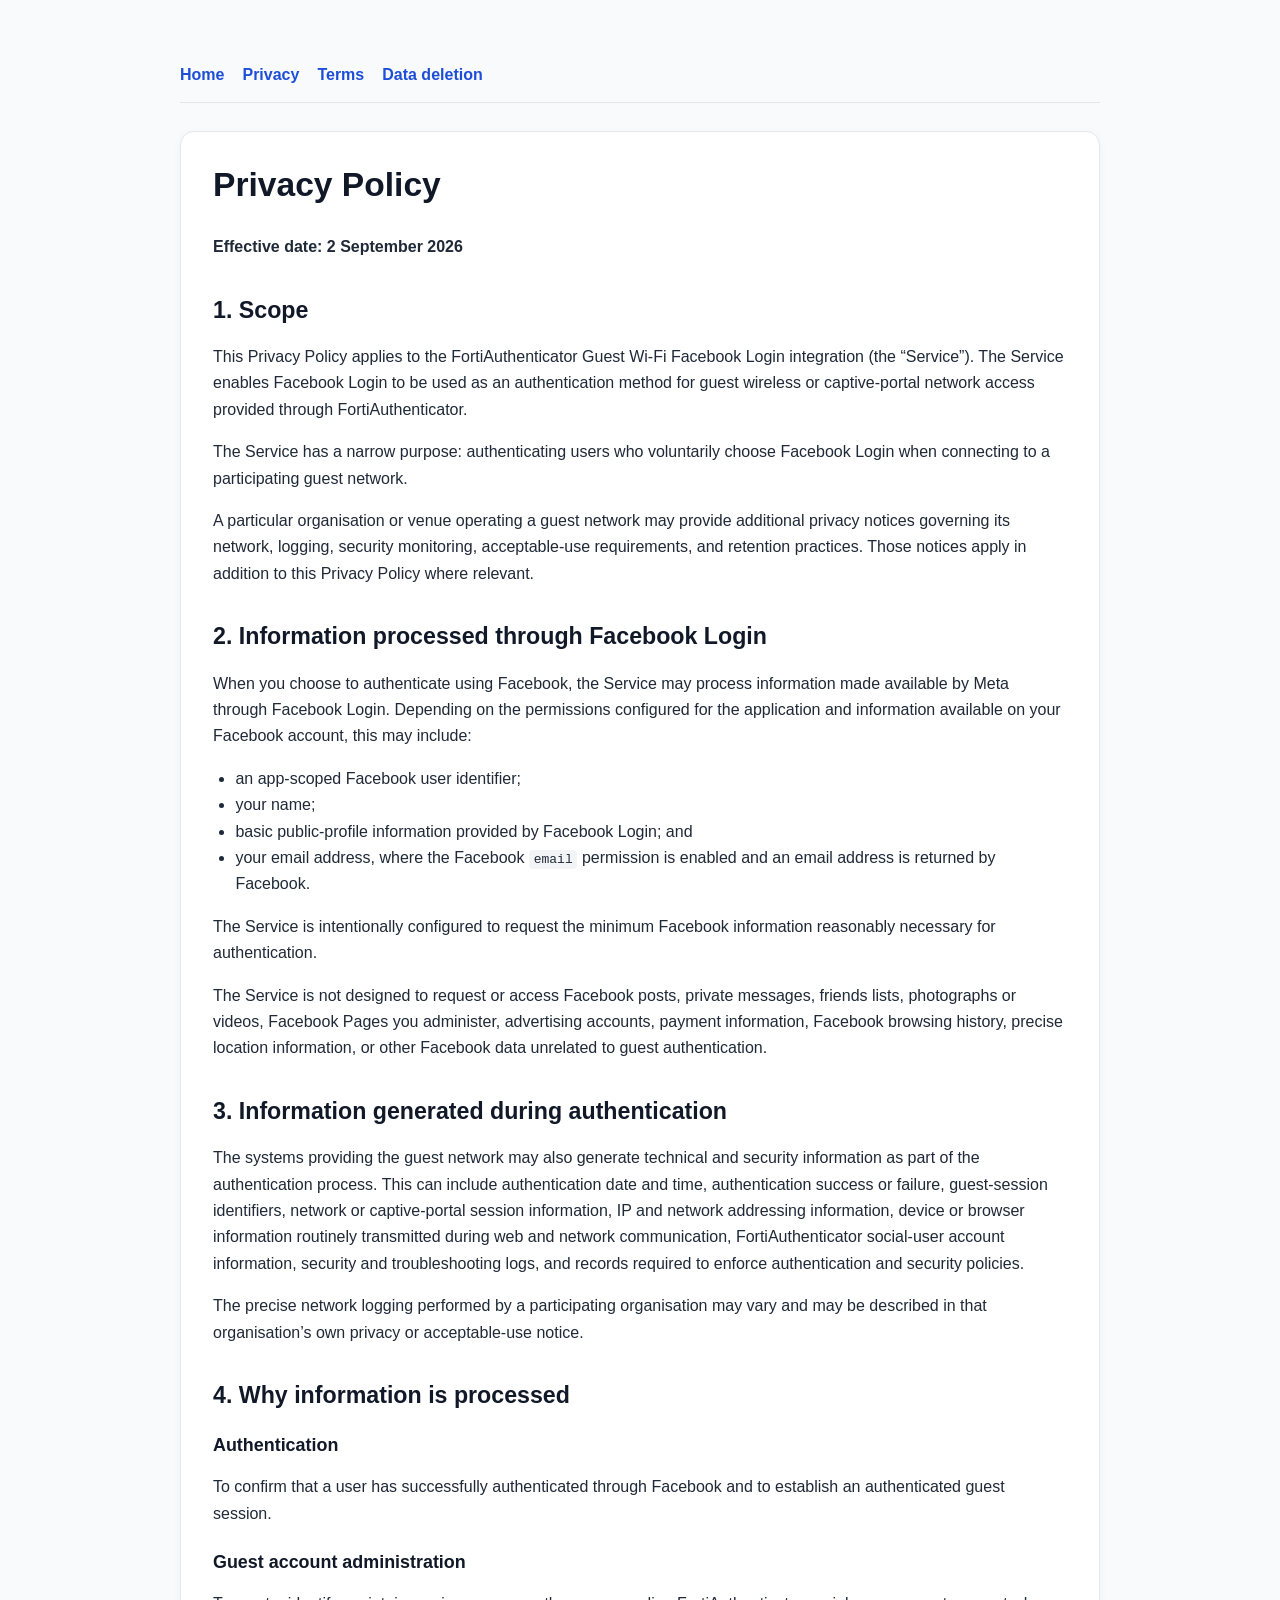
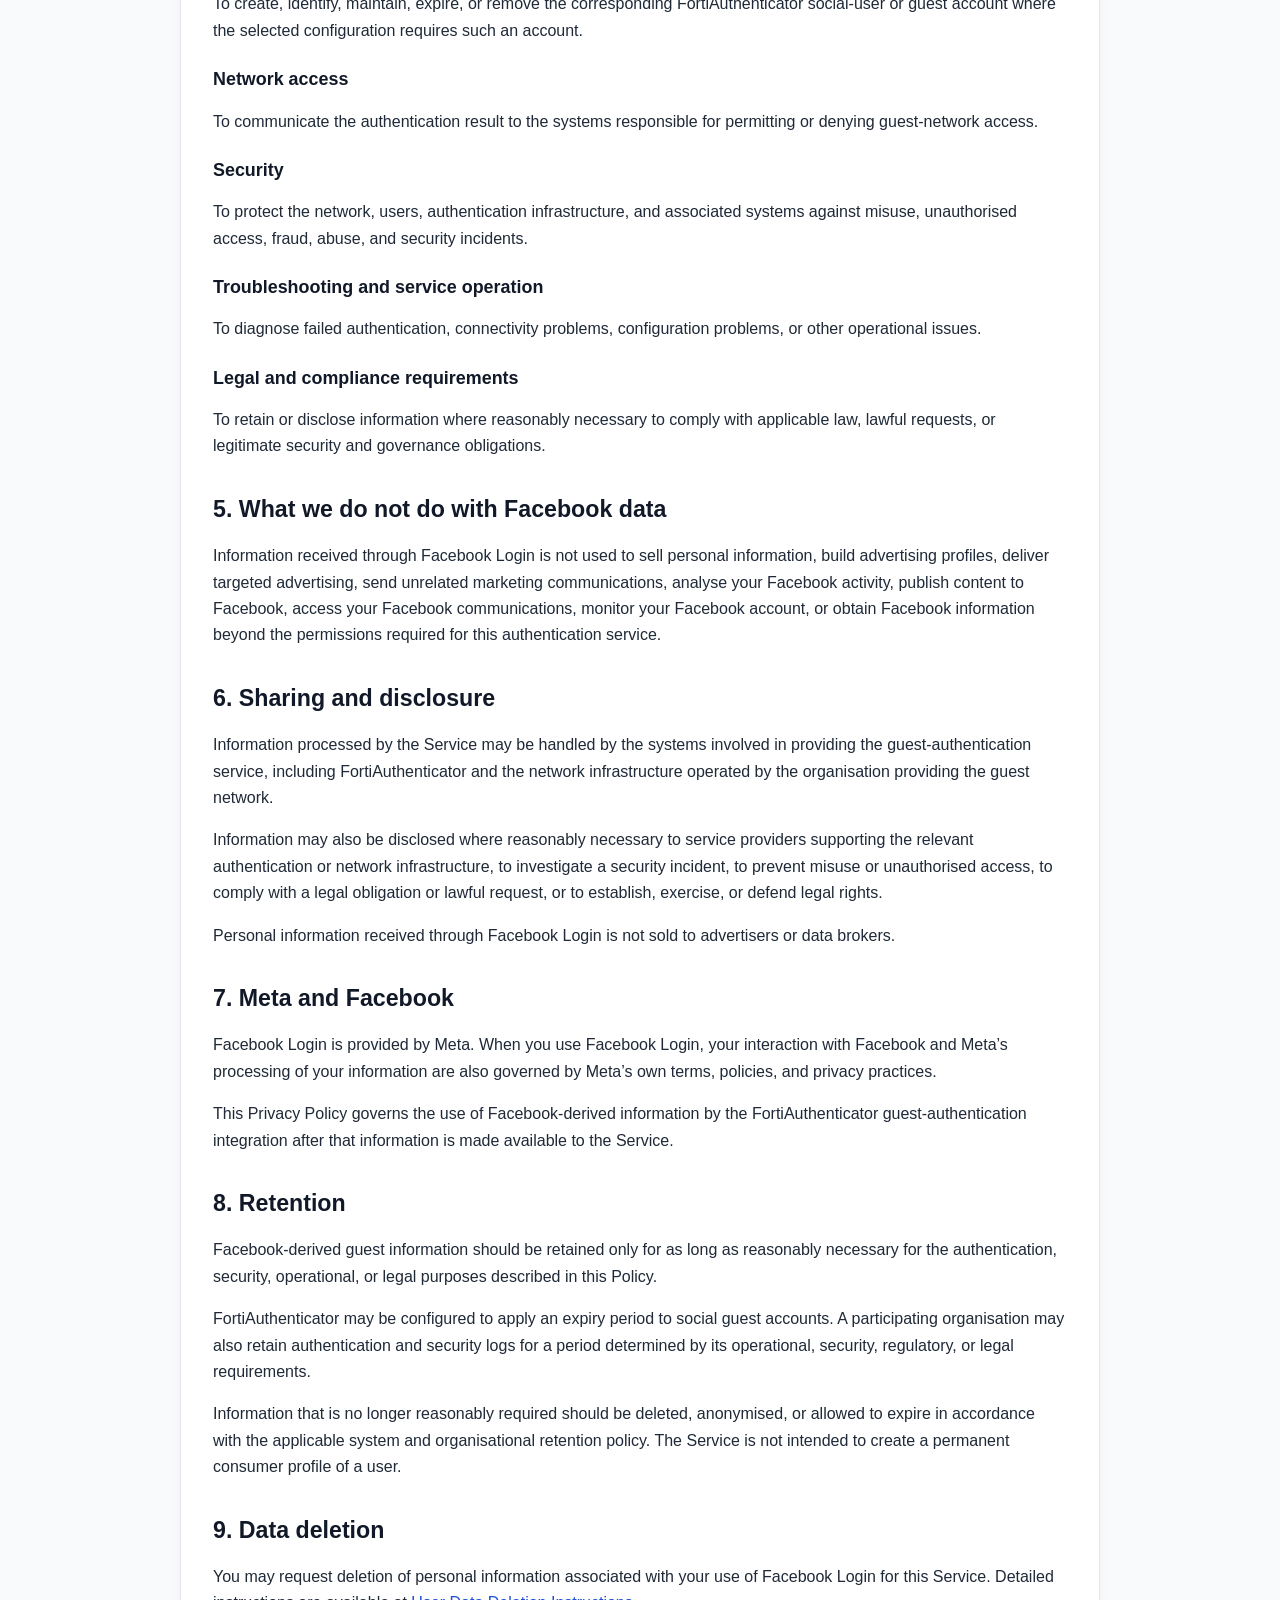
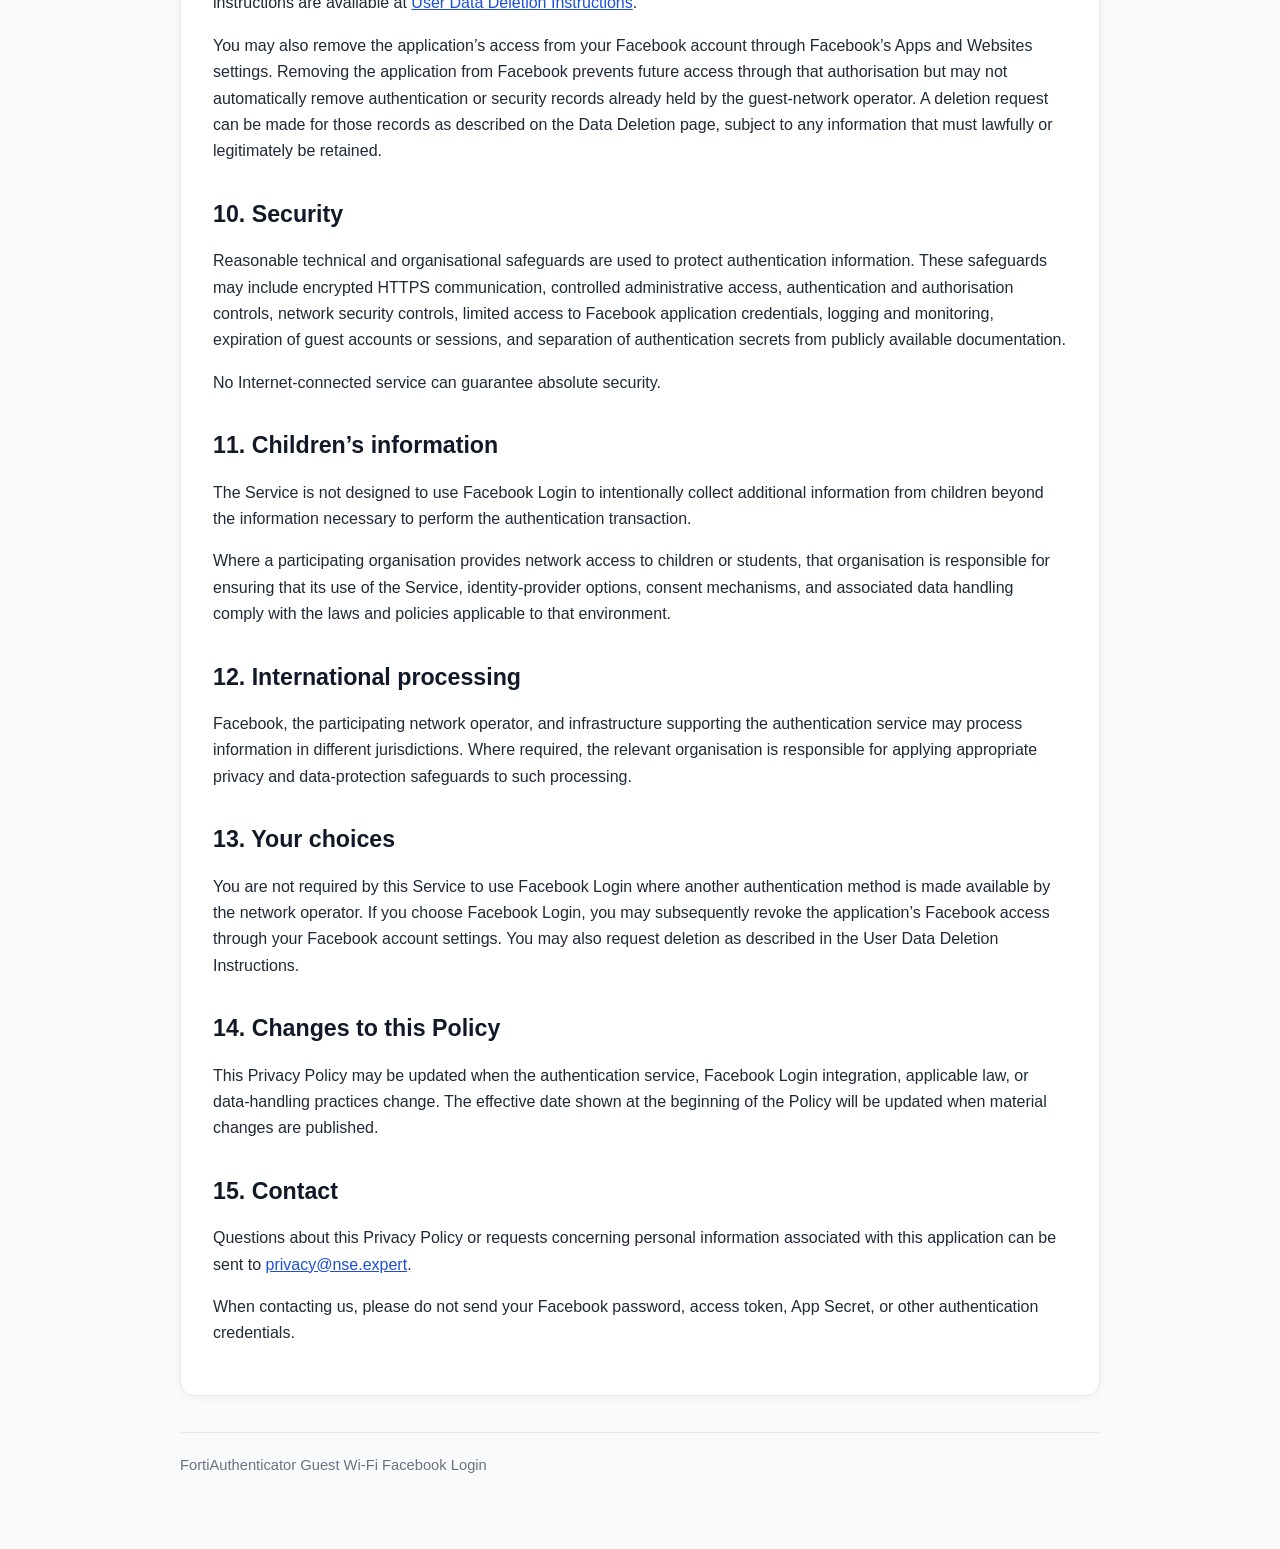
<file: privacy/index.html>
<!doctype html><html lang="en"><head><meta charset="utf-8"><meta name="viewport" content="width=device-width,initial-scale=1"><title>Privacy Policy - FortiAuthenticator Guest Wi-Fi Facebook Login</title><link rel="stylesheet" href="/style.css"></head><body><main><nav><a href="/">Home</a><a href="/privacy/">Privacy</a><a href="/terms/">Terms</a><a href="/data-deletion/">Data deletion</a></nav><section class="card"><h1>Privacy Policy</h1><p><strong>Effective date: 2 September 2026</strong></p><h2>1. Scope</h2><p>This Privacy Policy applies to the FortiAuthenticator Guest Wi-Fi Facebook Login integration (the “Service”). The Service enables Facebook Login to be used as an authentication method for guest wireless or captive-portal network access provided through FortiAuthenticator.</p><p>The Service has a narrow purpose: authenticating users who voluntarily choose Facebook Login when connecting to a participating guest network.</p><p>A particular organisation or venue operating a guest network may provide additional privacy notices governing its network, logging, security monitoring, acceptable-use requirements, and retention practices. Those notices apply in addition to this Privacy Policy where relevant.</p><h2>2. Information processed through Facebook Login</h2><p>When you choose to authenticate using Facebook, the Service may process information made available by Meta through Facebook Login. Depending on the permissions configured for the application and information available on your Facebook account, this may include:</p><ul><li>an app-scoped Facebook user identifier;</li><li>your name;</li><li>basic public-profile information provided by Facebook Login; and</li><li>your email address, where the Facebook <code>email</code> permission is enabled and an email address is returned by Facebook.</li></ul><p>The Service is intentionally configured to request the minimum Facebook information reasonably necessary for authentication.</p><p>The Service is not designed to request or access Facebook posts, private messages, friends lists, photographs or videos, Facebook Pages you administer, advertising accounts, payment information, Facebook browsing history, precise location information, or other Facebook data unrelated to guest authentication.</p><h2>3. Information generated during authentication</h2><p>The systems providing the guest network may also generate technical and security information as part of the authentication process. This can include authentication date and time, authentication success or failure, guest-session identifiers, network or captive-portal session information, IP and network addressing information, device or browser information routinely transmitted during web and network communication, FortiAuthenticator social-user account information, security and troubleshooting logs, and records required to enforce authentication and security policies.</p><p>The precise network logging performed by a participating organisation may vary and may be described in that organisation’s own privacy or acceptable-use notice.</p><h2>4. Why information is processed</h2><h3>Authentication</h3><p>To confirm that a user has successfully authenticated through Facebook and to establish an authenticated guest session.</p><h3>Guest account administration</h3><p>To create, identify, maintain, expire, or remove the corresponding FortiAuthenticator social-user or guest account where the selected configuration requires such an account.</p><h3>Network access</h3><p>To communicate the authentication result to the systems responsible for permitting or denying guest-network access.</p><h3>Security</h3><p>To protect the network, users, authentication infrastructure, and associated systems against misuse, unauthorised access, fraud, abuse, and security incidents.</p><h3>Troubleshooting and service operation</h3><p>To diagnose failed authentication, connectivity problems, configuration problems, or other operational issues.</p><h3>Legal and compliance requirements</h3><p>To retain or disclose information where reasonably necessary to comply with applicable law, lawful requests, or legitimate security and governance obligations.</p><h2>5. What we do not do with Facebook data</h2><p>Information received through Facebook Login is not used to sell personal information, build advertising profiles, deliver targeted advertising, send unrelated marketing communications, analyse your Facebook activity, publish content to Facebook, access your Facebook communications, monitor your Facebook account, or obtain Facebook information beyond the permissions required for this authentication service.</p><h2>6. Sharing and disclosure</h2><p>Information processed by the Service may be handled by the systems involved in providing the guest-authentication service, including FortiAuthenticator and the network infrastructure operated by the organisation providing the guest network.</p><p>Information may also be disclosed where reasonably necessary to service providers supporting the relevant authentication or network infrastructure, to investigate a security incident, to prevent misuse or unauthorised access, to comply with a legal obligation or lawful request, or to establish, exercise, or defend legal rights.</p><p>Personal information received through Facebook Login is not sold to advertisers or data brokers.</p><h2>7. Meta and Facebook</h2><p>Facebook Login is provided by Meta. When you use Facebook Login, your interaction with Facebook and Meta’s processing of your information are also governed by Meta’s own terms, policies, and privacy practices.</p><p>This Privacy Policy governs the use of Facebook-derived information by the FortiAuthenticator guest-authentication integration after that information is made available to the Service.</p><h2>8. Retention</h2><p>Facebook-derived guest information should be retained only for as long as reasonably necessary for the authentication, security, operational, or legal purposes described in this Policy.</p><p>FortiAuthenticator may be configured to apply an expiry period to social guest accounts. A participating organisation may also retain authentication and security logs for a period determined by its operational, security, regulatory, or legal requirements.</p><p>Information that is no longer reasonably required should be deleted, anonymised, or allowed to expire in accordance with the applicable system and organisational retention policy. The Service is not intended to create a permanent consumer profile of a user.</p><h2>9. Data deletion</h2><p>You may request deletion of personal information associated with your use of Facebook Login for this Service. Detailed instructions are available at <a href="/data-deletion/">User Data Deletion Instructions</a>.</p><p>You may also remove the application’s access from your Facebook account through Facebook’s Apps and Websites settings. Removing the application from Facebook prevents future access through that authorisation but may not automatically remove authentication or security records already held by the guest-network operator. A deletion request can be made for those records as described on the Data Deletion page, subject to any information that must lawfully or legitimately be retained.</p><h2>10. Security</h2><p>Reasonable technical and organisational safeguards are used to protect authentication information. These safeguards may include encrypted HTTPS communication, controlled administrative access, authentication and authorisation controls, network security controls, limited access to Facebook application credentials, logging and monitoring, expiration of guest accounts or sessions, and separation of authentication secrets from publicly available documentation.</p><p>No Internet-connected service can guarantee absolute security.</p><h2>11. Children’s information</h2><p>The Service is not designed to use Facebook Login to intentionally collect additional information from children beyond the information necessary to perform the authentication transaction.</p><p>Where a participating organisation provides network access to children or students, that organisation is responsible for ensuring that its use of the Service, identity-provider options, consent mechanisms, and associated data handling comply with the laws and policies applicable to that environment.</p><h2>12. International processing</h2><p>Facebook, the participating network operator, and infrastructure supporting the authentication service may process information in different jurisdictions. Where required, the relevant organisation is responsible for applying appropriate privacy and data-protection safeguards to such processing.</p><h2>13. Your choices</h2><p>You are not required by this Service to use Facebook Login where another authentication method is made available by the network operator. If you choose Facebook Login, you may subsequently revoke the application’s Facebook access through your Facebook account settings. You may also request deletion as described in the User Data Deletion Instructions.</p><h2>14. Changes to this Policy</h2><p>This Privacy Policy may be updated when the authentication service, Facebook Login integration, applicable law, or data-handling practices change. The effective date shown at the beginning of the Policy will be updated when material changes are published.</p><h2>15. Contact</h2><p>Questions about this Privacy Policy or requests concerning personal information associated with this application can be sent to <a href="mailto:privacy@nse.expert">privacy@nse.expert</a>.</p><p>When contacting us, please do not send your Facebook password, access token, App Secret, or other authentication credentials.</p></section><div class="footer">FortiAuthenticator Guest Wi-Fi Facebook Login</div></main></body></html>
</file>
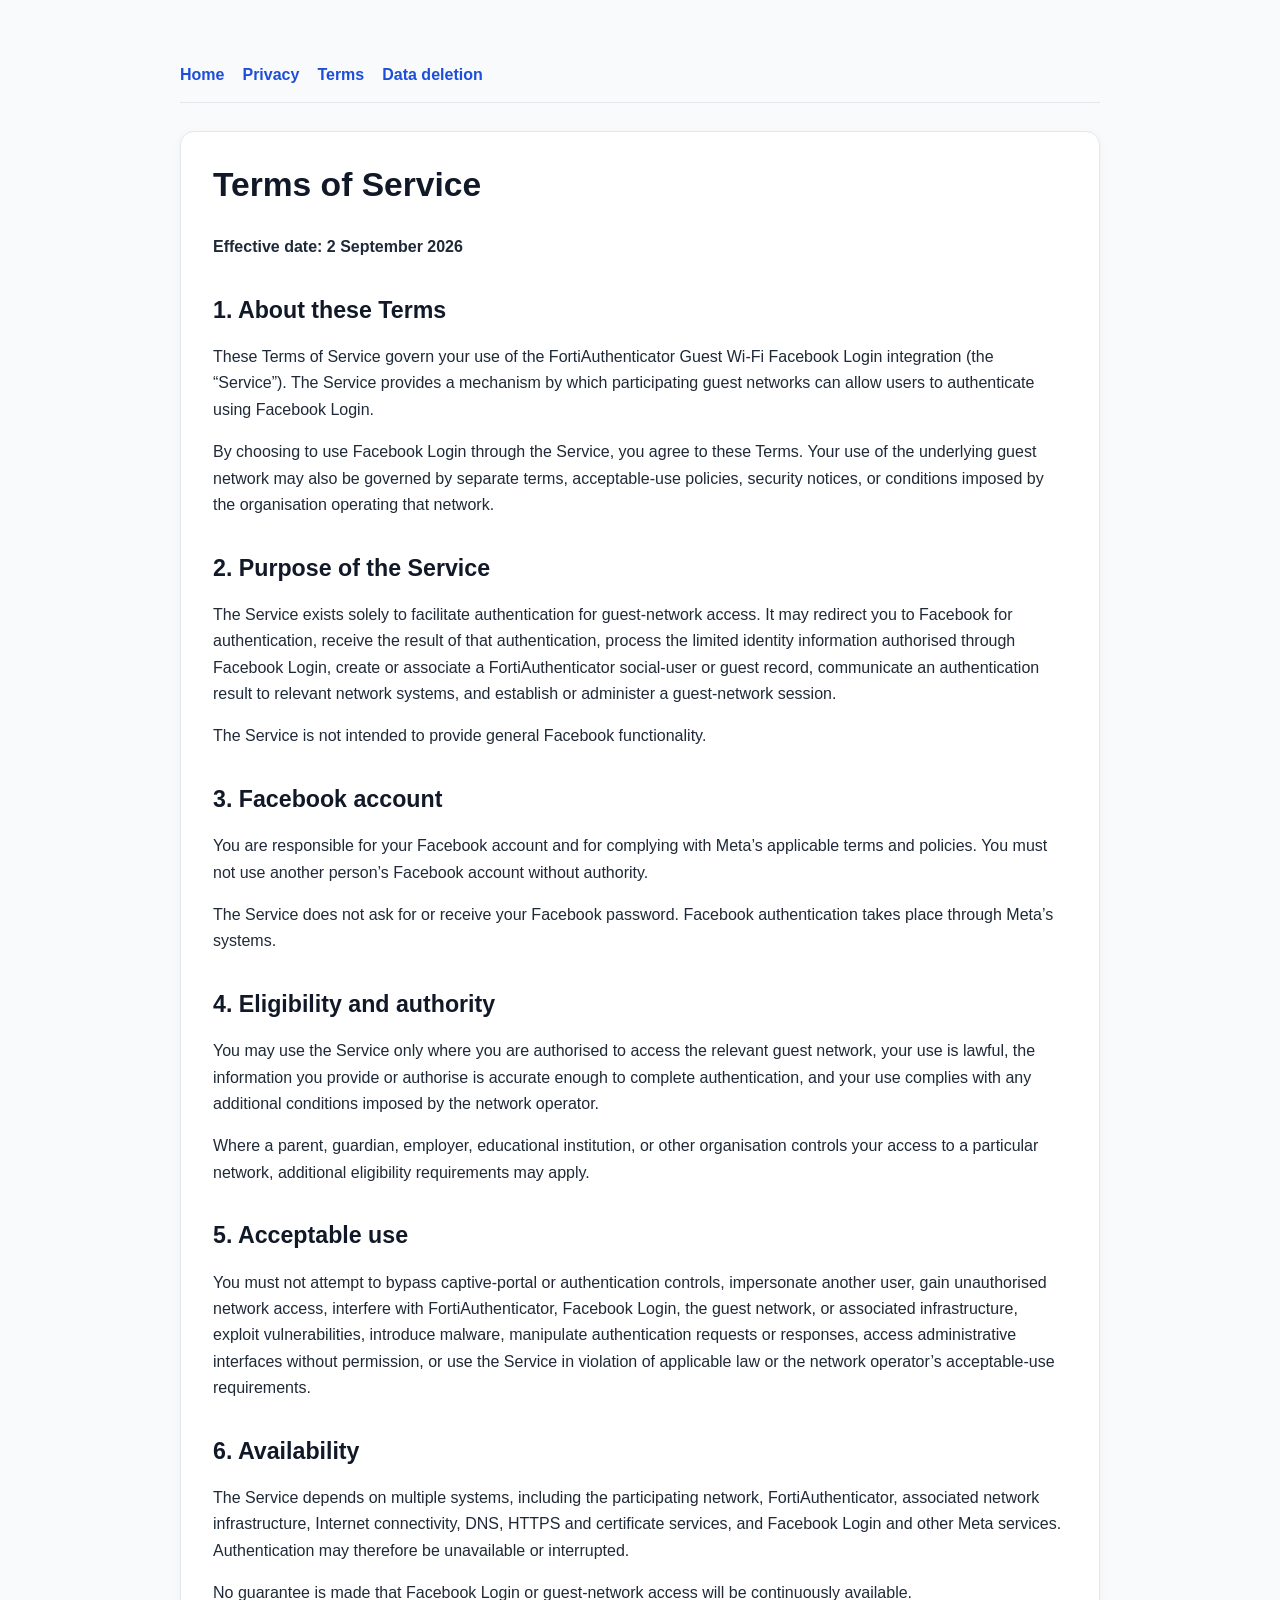
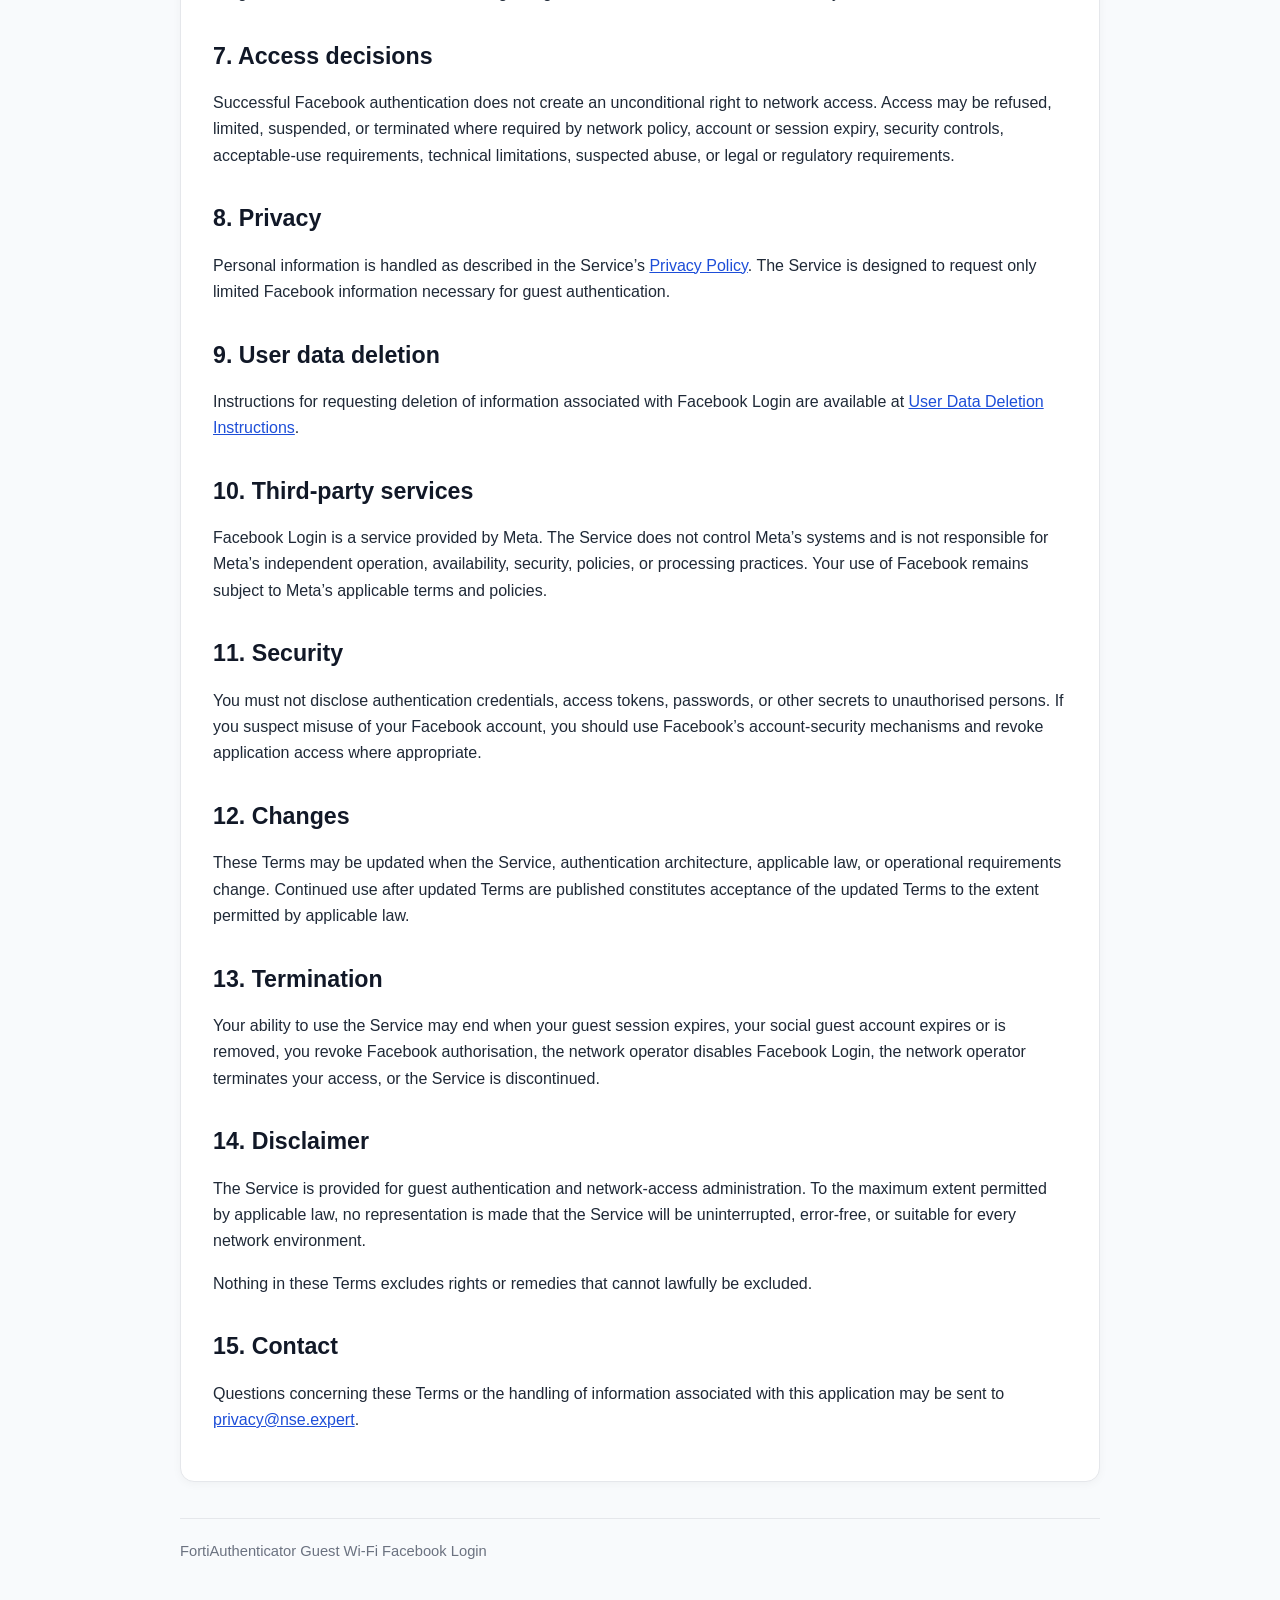
<file: terms/index.html>
<!doctype html><html lang="en"><head><meta charset="utf-8"><meta name="viewport" content="width=device-width,initial-scale=1"><title>Terms of Service - FortiAuthenticator Guest Wi-Fi Facebook Login</title><link rel="stylesheet" href="/style.css"></head><body><main><nav><a href="/">Home</a><a href="/privacy/">Privacy</a><a href="/terms/">Terms</a><a href="/data-deletion/">Data deletion</a></nav><section class="card"><h1>Terms of Service</h1><p><strong>Effective date: 2 September 2026</strong></p><h2>1. About these Terms</h2><p>These Terms of Service govern your use of the FortiAuthenticator Guest Wi-Fi Facebook Login integration (the “Service”). The Service provides a mechanism by which participating guest networks can allow users to authenticate using Facebook Login.</p><p>By choosing to use Facebook Login through the Service, you agree to these Terms. Your use of the underlying guest network may also be governed by separate terms, acceptable-use policies, security notices, or conditions imposed by the organisation operating that network.</p><h2>2. Purpose of the Service</h2><p>The Service exists solely to facilitate authentication for guest-network access. It may redirect you to Facebook for authentication, receive the result of that authentication, process the limited identity information authorised through Facebook Login, create or associate a FortiAuthenticator social-user or guest record, communicate an authentication result to relevant network systems, and establish or administer a guest-network session.</p><p>The Service is not intended to provide general Facebook functionality.</p><h2>3. Facebook account</h2><p>You are responsible for your Facebook account and for complying with Meta’s applicable terms and policies. You must not use another person’s Facebook account without authority.</p><p>The Service does not ask for or receive your Facebook password. Facebook authentication takes place through Meta’s systems.</p><h2>4. Eligibility and authority</h2><p>You may use the Service only where you are authorised to access the relevant guest network, your use is lawful, the information you provide or authorise is accurate enough to complete authentication, and your use complies with any additional conditions imposed by the network operator.</p><p>Where a parent, guardian, employer, educational institution, or other organisation controls your access to a particular network, additional eligibility requirements may apply.</p><h2>5. Acceptable use</h2><p>You must not attempt to bypass captive-portal or authentication controls, impersonate another user, gain unauthorised network access, interfere with FortiAuthenticator, Facebook Login, the guest network, or associated infrastructure, exploit vulnerabilities, introduce malware, manipulate authentication requests or responses, access administrative interfaces without permission, or use the Service in violation of applicable law or the network operator’s acceptable-use requirements.</p><h2>6. Availability</h2><p>The Service depends on multiple systems, including the participating network, FortiAuthenticator, associated network infrastructure, Internet connectivity, DNS, HTTPS and certificate services, and Facebook Login and other Meta services. Authentication may therefore be unavailable or interrupted.</p><p>No guarantee is made that Facebook Login or guest-network access will be continuously available.</p><h2>7. Access decisions</h2><p>Successful Facebook authentication does not create an unconditional right to network access. Access may be refused, limited, suspended, or terminated where required by network policy, account or session expiry, security controls, acceptable-use requirements, technical limitations, suspected abuse, or legal or regulatory requirements.</p><h2>8. Privacy</h2><p>Personal information is handled as described in the Service’s <a href="/privacy/">Privacy Policy</a>. The Service is designed to request only limited Facebook information necessary for guest authentication.</p><h2>9. User data deletion</h2><p>Instructions for requesting deletion of information associated with Facebook Login are available at <a href="/data-deletion/">User Data Deletion Instructions</a>.</p><h2>10. Third-party services</h2><p>Facebook Login is a service provided by Meta. The Service does not control Meta’s systems and is not responsible for Meta’s independent operation, availability, security, policies, or processing practices. Your use of Facebook remains subject to Meta’s applicable terms and policies.</p><h2>11. Security</h2><p>You must not disclose authentication credentials, access tokens, passwords, or other secrets to unauthorised persons. If you suspect misuse of your Facebook account, you should use Facebook’s account-security mechanisms and revoke application access where appropriate.</p><h2>12. Changes</h2><p>These Terms may be updated when the Service, authentication architecture, applicable law, or operational requirements change. Continued use after updated Terms are published constitutes acceptance of the updated Terms to the extent permitted by applicable law.</p><h2>13. Termination</h2><p>Your ability to use the Service may end when your guest session expires, your social guest account expires or is removed, you revoke Facebook authorisation, the network operator disables Facebook Login, the network operator terminates your access, or the Service is discontinued.</p><h2>14. Disclaimer</h2><p>The Service is provided for guest authentication and network-access administration. To the maximum extent permitted by applicable law, no representation is made that the Service will be uninterrupted, error-free, or suitable for every network environment.</p><p>Nothing in these Terms excludes rights or remedies that cannot lawfully be excluded.</p><h2>15. Contact</h2><p>Questions concerning these Terms or the handling of information associated with this application may be sent to <a href="mailto:privacy@nse.expert">privacy@nse.expert</a>.</p></section><div class="footer">FortiAuthenticator Guest Wi-Fi Facebook Login</div></main></body></html>
</file>
<file: style.css>
body{font-family:-apple-system,BlinkMacSystemFont,"Segoe UI",Roboto,Arial,sans-serif;line-height:1.65;margin:0;color:#1f2937;background:#f8fafc}main{max-width:920px;margin:0 auto;padding:48px 24px 72px}.card{background:#fff;border:1px solid #e5e7eb;border-radius:14px;padding:32px;box-shadow:0 2px 10px rgba(0,0,0,.04)}h1,h2,h3{line-height:1.25;color:#111827}h1{font-size:2.1rem;margin-top:0}h2{margin-top:2.2rem;font-size:1.45rem}h3{margin-top:1.5rem;font-size:1.12rem}a{color:#1d4ed8}nav{margin:0 0 28px;padding:14px 0;border-bottom:1px solid #e5e7eb}nav a{margin-right:18px;text-decoration:none;font-weight:600}.note{background:#fff7ed;border:1px solid #fdba74;border-radius:10px;padding:14px 16px}.muted{color:#6b7280}.footer{margin-top:36px;padding-top:20px;border-top:1px solid #e5e7eb;color:#6b7280;font-size:.92rem}code{background:#f3f4f6;padding:.15rem .3rem;border-radius:4px}ul,ol{padding-left:1.4rem}
</file>
